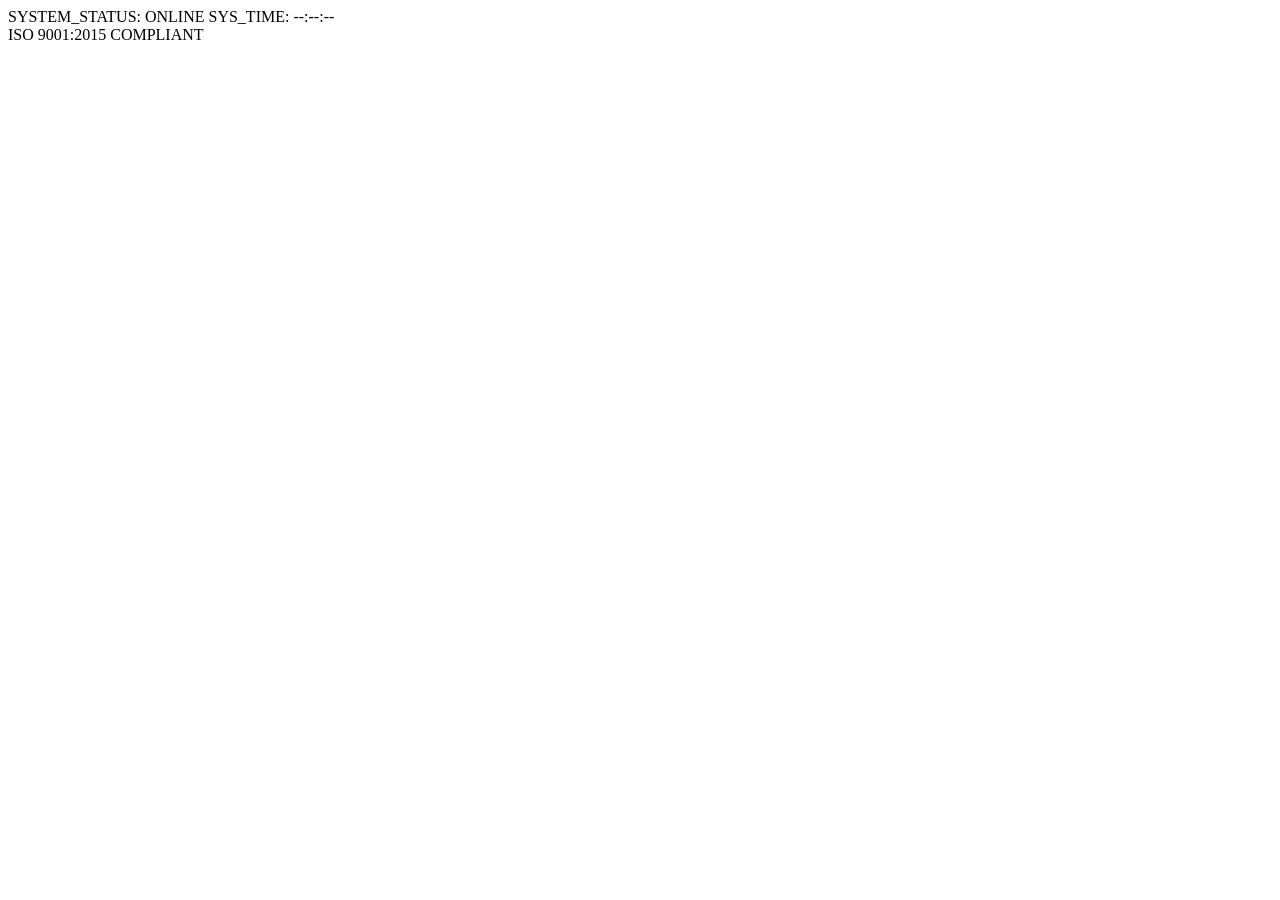
<file: components/telemetry-strip.html>
<!-- ============================================================
  SNIPPET: Telemetry Strip Component
  Usage: Copy-paste into any page's <body> as first element.
  ============================================================ -->
<div class="telemetry-strip" role="complementary" aria-label="System status">
  <div class="telemetry-strip__group">
    <span class="telemetry-item telemetry-item--active">
      <span class="telemetry-dot" aria-hidden="true"></span>
      SYSTEM_STATUS: ONLINE
    </span>
    <span class="telemetry-item">
      SYS_TIME: <span id="telemetry-time">--:--:--</span>
    </span>
  </div>
  <span class="telemetry-item">ISO 9001:2015 COMPLIANT</span>
</div>
</file>
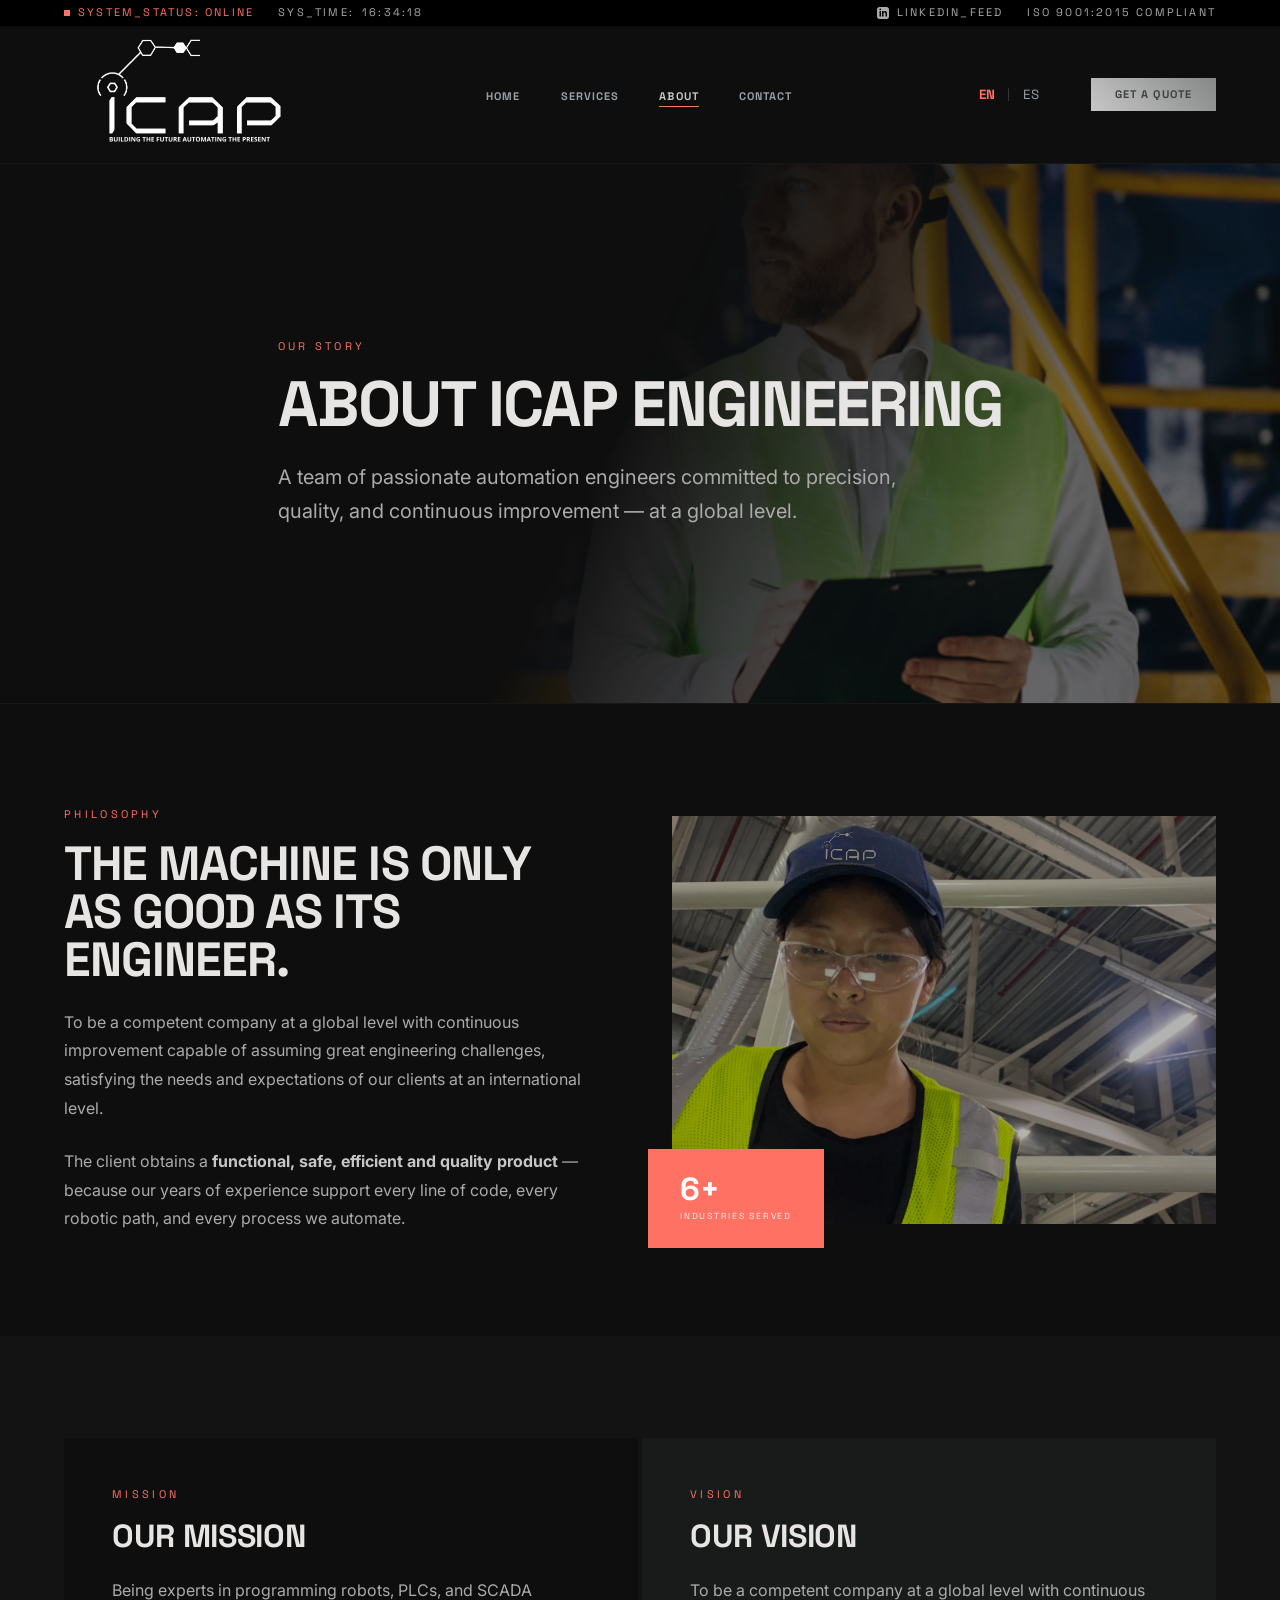
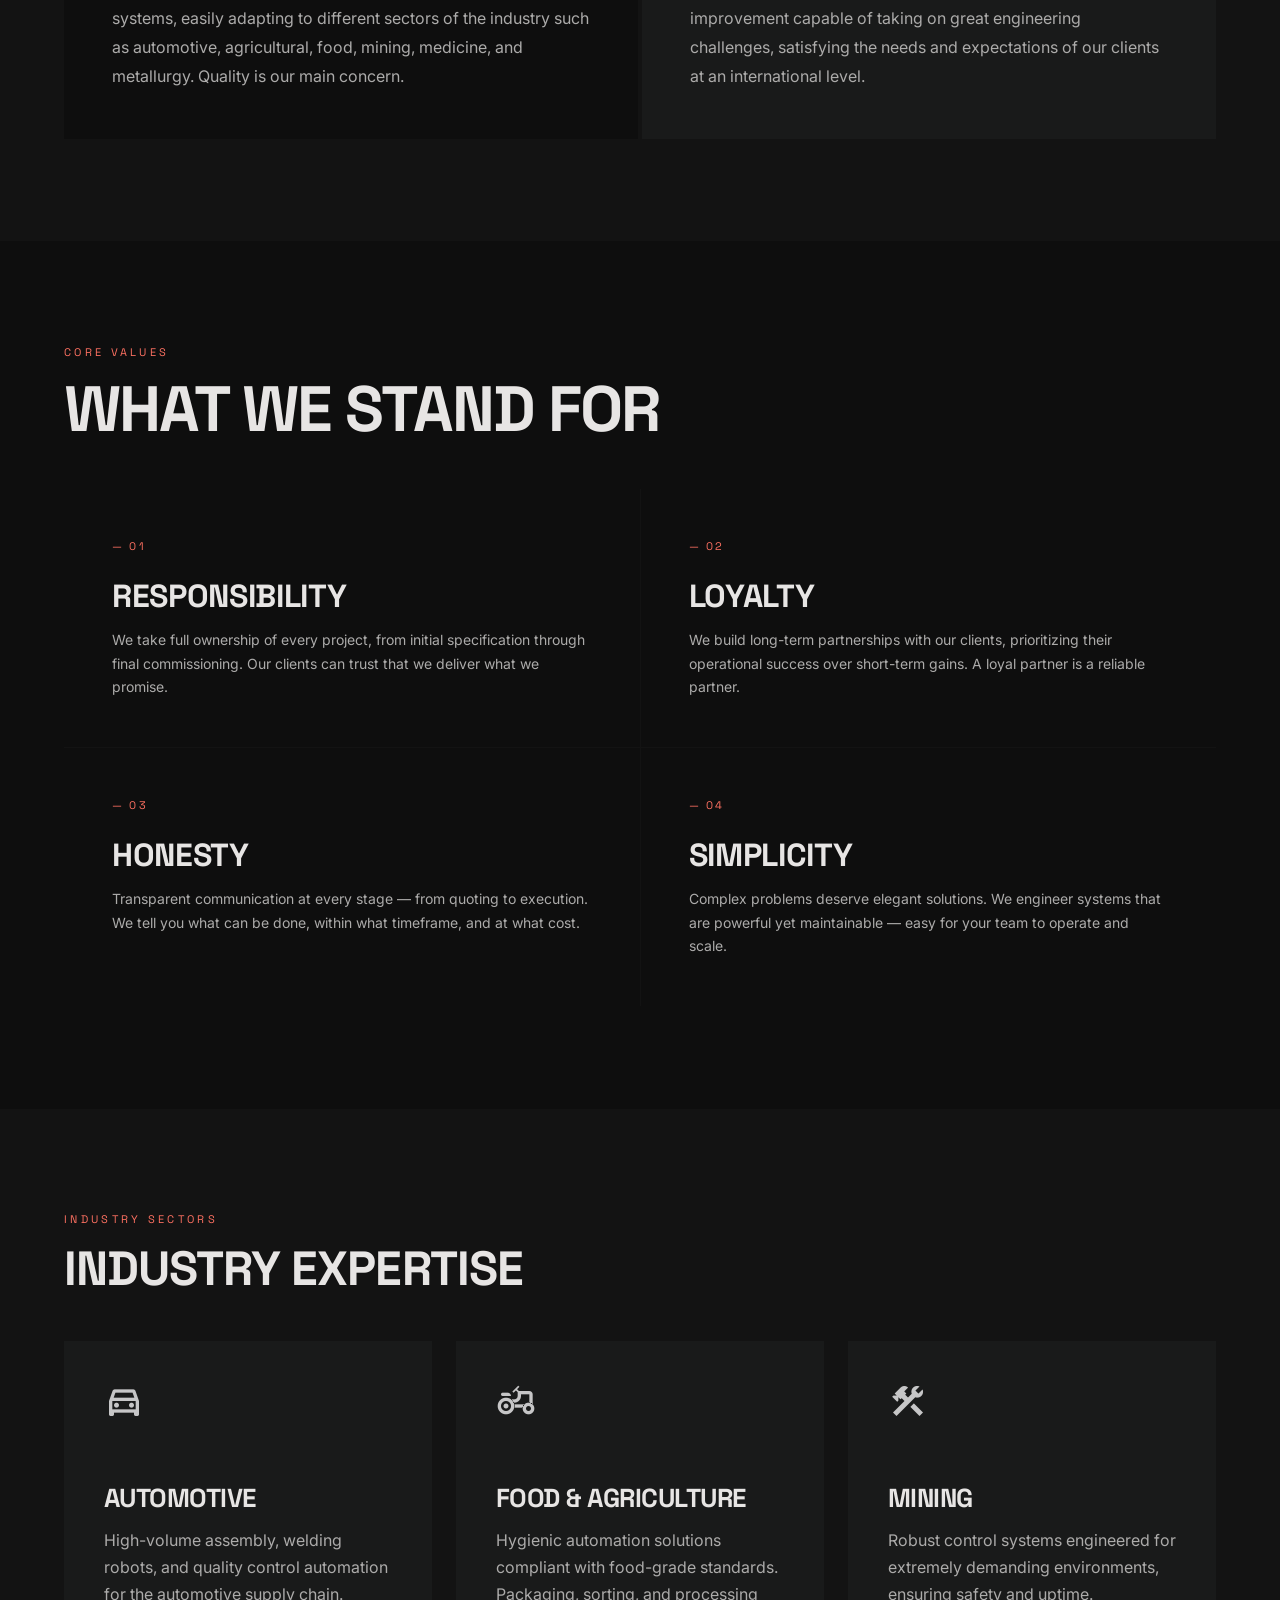
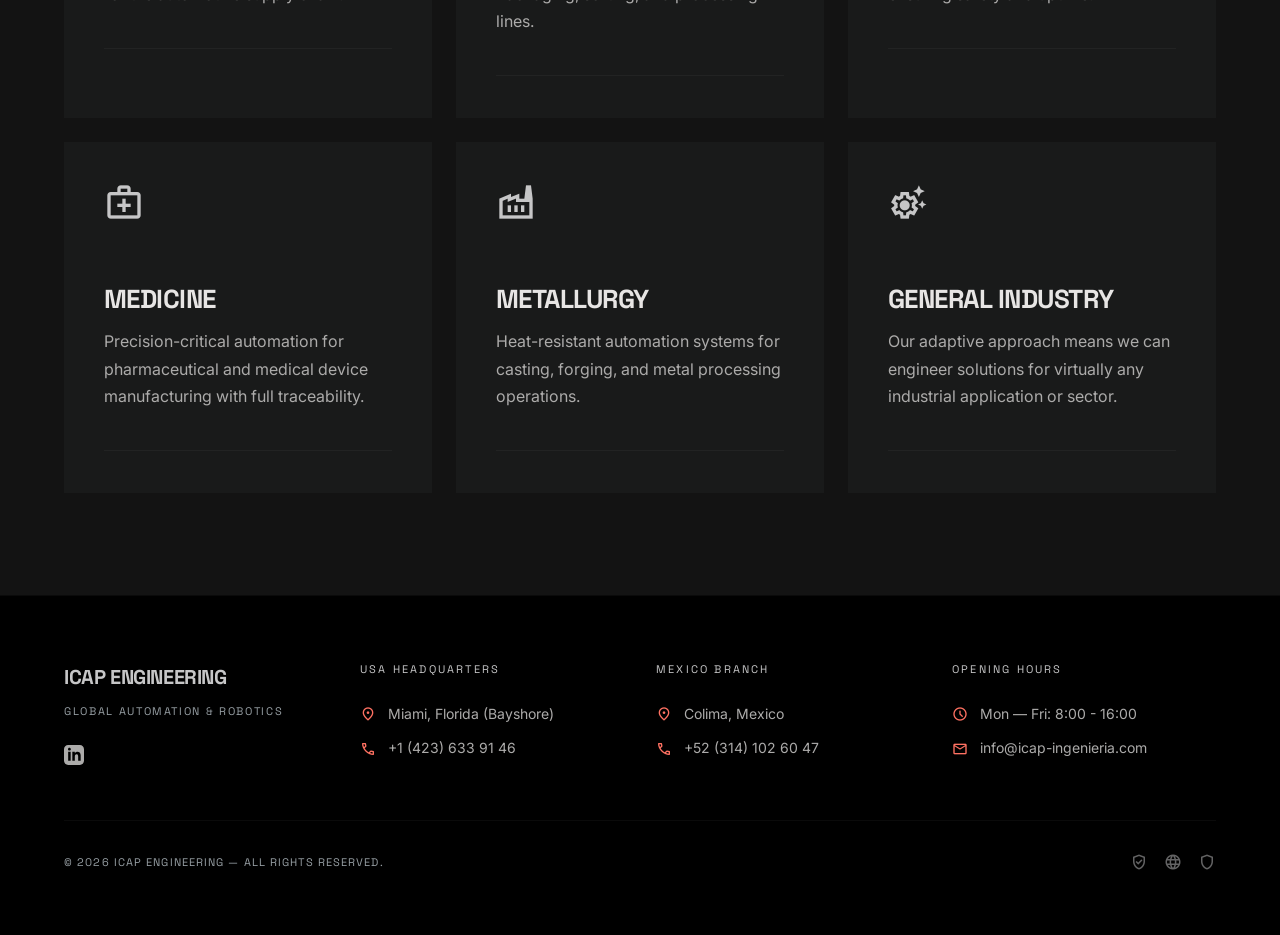
<file: pages/about.html>
<!DOCTYPE html>
<html lang="en">

<head>
  <meta charset="UTF-8" />
  <meta name="viewport" content="width=device-width, initial-scale=1.0" />

  <!-- SEO -->
  <title>About Us | ICAP Engineering — Industrial Automation Company</title>
  <meta name="description"
    content="Learn about ICAP Engineering's mission, vision, and values. We are industrial automation experts specializing in PLC, robotics, and SCADA systems, serving US clients across automotive, food, mining, and medical sectors." />
  <meta name="keywords"
    content="about ICAP Engineering, industrial automation company, PLC experts, robotics engineers, SCADA specialists, USA" />
  <meta name="robots" content="index, follow" />
  <link rel="canonical" href="https://www.icapengineering.com/pages/about.html" />

  <!-- Open Graph -->
  <meta property="og:title" content="About ICAP Engineering" />
  <meta property="og:description" content="Our mission, vision, values and the team behind world-class automation." />
  <meta property="og:type" content="website" />

  <!-- Favicon -->
  <link rel="icon" type="image/svg+xml" href="../assets/images/logo/logo-negro.svg" />
  <link rel="icon" type="image/png" href="../assets/images/logo/logo-negro.svg" />

  <!-- Styles -->
  <link rel="stylesheet" href="../assets/css/main.css" />

  <!-- PWA & Apple App Support -->
  <link rel="manifest" href="../manifest.json" />
  <meta name="apple-mobile-web-app-capable" content="yes" />
  <meta name="apple-mobile-web-app-status-bar-style" content="black-translucent" />
  <meta name="apple-mobile-web-app-title" content="ICAP Eng" />
  <link rel="apple-touch-icon" href="../assets/images/logo/logo-negro.svg" />
</head>

<body>

  <!-- ═══ TELEMETRY STRIP ═══ -->
  <div class="telemetry-strip" role="complementary">
    <div class="telemetry-strip__group">
      <span class="telemetry-item telemetry-item--active">
        <span class="telemetry-dot" aria-hidden="true"></span>
        SYSTEM_STATUS: ONLINE
      </span>
      <span class="telemetry-item">SYS_TIME: <span id="telemetry-time">--:--:--</span></span>
    </div>
    <div class="telemetry-strip__group">
      <a href="https://www.linkedin.com/company/icap-company/" target="_blank" rel="noopener noreferrer"
        class="telemetry-item telemetry-link" aria-label="LinkedIn Profile">
        <svg style="width:12px; height:12px; fill:currentColor;" viewBox="0 0 24 24">
          <path
            d="M19 0h-14c-2.761 0-5 2.239-5 5v14c0 2.761 2.239 5 5 5h14c2.761 0 5-2.239 5-5v-14c0-2.761-2.239-5-5-5zm-11 19h-3v-11h3v11zm-1.5-12.268c-.966 0-1.75-.79-1.75-1.764s.784-1.764 1.75-1.764 1.75.79 1.75 1.764-.783 1.764-1.75 1.764zm13.5 12.268h-3v-5.604c0-3.368-4-3.113-4 0v5.604h-3v-11h3v1.765c1.396-2.586 7-2.777 7 2.476v6.759z" />
        </svg>
        LINKEDIN_FEED
      </a>
      <span class="telemetry-item">ISO 9001:2015 COMPLIANT</span>
    </div>
  </div>

  <!-- ═══ NAVBAR ═══ -->
  <nav class="navbar" role="navigation" aria-label="Main navigation"></nav>

  <header class="page-hero page-hero--about" role="banner">
    <div class="page-hero__inner">
      <span class="section-label reveal">Our Story</span>
      <h1 class="page-hero__title reveal">About ICAP Engineering</h1>
      <p class="page-hero__subtitle reveal">
        A team of passionate automation engineers committed to precision, quality,
        and continuous improvement — at a global level.
      </p>
    </div>
  </header>

  <main>

    <!-- ═══ PHILOSOPHY ═══ -->
    <section class="section" aria-labelledby="philosophy-heading">
      <div class="container">
        <div style="display:grid; grid-template-columns: 1fr 1fr; gap: var(--space-16); align-items:center;">
          <div>
            <span class="section-label reveal">Philosophy</span>
            <h2 id="philosophy-heading" class="reveal"
              style="font-size: var(--text-headline-lg); text-transform:uppercase; letter-spacing:-0.02em; margin-bottom: var(--space-6);">
              The Machine Is Only<br />as Good as Its Engineer.
            </h2>
            <p class="reveal"
              style="color: var(--color-on-surface-variant); line-height:1.8; margin-bottom: var(--space-6);">
              To be a competent company at a global level with continuous improvement capable
              of assuming great engineering challenges, satisfying the needs and expectations
              of our clients at an international level.
            </p>
            <p class="reveal" style="color: var(--color-on-surface-variant); line-height:1.8;">
              The client obtains a <strong style="color: var(--color-primary);">functional, safe, efficient and quality
                product</strong> —
              because our years of experience support every line of code, every robotic path,
              and every process we automate.
            </p>
          </div>
          <div class="reveal" style="position:relative;">
            <!-- Replace with: ../assets/images/about/philosophy.jpg -->
            <img src="../assets/images/our-images/sarai-frente.jpeg" alt="ICAP Engineer Sarai operating a robotic control pendant"
              loading="lazy" style="width:100%; aspect-ratio:4/3; object-fit:cover; filter:brightness(0.7);" />
            <div class="stat-chip"
              style="position:absolute; bottom:-1.5rem; left:-1.5rem; background-color: var(--color-tertiary);">
              <p class="stat-chip__value">6+</p>
              <p class="stat-chip__label">Industries Served</p>
            </div>
          </div>
        </div>
      </div>
    </section>

    <!-- ═══ MISSION & VISION ═══ -->
    <section class="section" style="background-color: var(--color-surface-container-low);"
      aria-labelledby="mvision-heading">
      <div class="container">
        <h2 class="sr-only" id="mvision-heading">Mission and Vision</h2>
        <div
          style="display:grid; grid-template-columns: 1fr 1fr; gap: var(--space-1); background-color: var(--color-surface-container-low);">

          <!-- Mission -->
          <div class="reveal" style="background-color: var(--color-surface); padding: var(--space-12);">
            <span class="section-label">Mission</span>
            <h3
              style="font-size: var(--text-headline-md); text-transform:uppercase; letter-spacing:-0.01em; margin-bottom: var(--space-6);">
              Our Mission
            </h3>
            <p style="color: var(--color-on-surface-variant); line-height:1.8;">
              Being experts in programming robots, PLCs, and SCADA systems, easily adapting
              to different sectors of the industry such as automotive, agricultural, food,
              mining, medicine, and metallurgy. Quality is our main concern.
            </p>
          </div>

          <!-- Vision -->
          <div class="reveal" style="background-color: var(--color-surface-container); padding: var(--space-12);">
            <span class="section-label">Vision</span>
            <h3
              style="font-size: var(--text-headline-md); text-transform:uppercase; letter-spacing:-0.01em; margin-bottom: var(--space-6);">
              Our Vision
            </h3>
            <p style="color: var(--color-on-surface-variant); line-height:1.8;">
              To be a competent company at a global level with continuous improvement
              capable of taking on great engineering challenges, satisfying the needs
              and expectations of our clients at an international level.
            </p>
          </div>

        </div>
      </div>
    </section>

    <!-- ═══ VALUES ═══ -->
    <section class="section" aria-labelledby="values-heading">
      <div class="container">
        <span class="section-label reveal">Core Values</span>
        <h2 id="values-heading" class="reveal"
          style="font-size: var(--text-display-md); text-transform:uppercase; letter-spacing:-0.03em; margin-bottom: var(--space-12);">
          What We Stand For
        </h2>
        <div class="values-grid">
          <div class="value-item reveal">
            <p class="value-item__number">— 01</p>
            <h3 class="value-item__title">Responsibility</h3>
            <p class="value-item__text">
              We take full ownership of every project, from initial specification through
              final commissioning. Our clients can trust that we deliver what we promise.
            </p>
          </div>
          <div class="value-item reveal">
            <p class="value-item__number">— 02</p>
            <h3 class="value-item__title">Loyalty</h3>
            <p class="value-item__text">
              We build long-term partnerships with our clients, prioritizing their
              operational success over short-term gains. A loyal partner is a reliable partner.
            </p>
          </div>
          <div class="value-item reveal">
            <p class="value-item__number">— 03</p>
            <h3 class="value-item__title">Honesty</h3>
            <p class="value-item__text">
              Transparent communication at every stage — from quoting to execution.
              We tell you what can be done, within what timeframe, and at what cost.
            </p>
          </div>
          <div class="value-item reveal">
            <p class="value-item__number">— 04</p>
            <h3 class="value-item__title">Simplicity</h3>
            <p class="value-item__text">
              Complex problems deserve elegant solutions. We engineer systems that are
              powerful yet maintainable — easy for your team to operate and scale.
            </p>
          </div>
        </div>
      </div>
    </section>

    <!-- ═══ SECTORS SERVED ═══ -->
    <section class="section" style="background-color: var(--color-surface-container-low);"
      aria-labelledby="sectors-heading">
      <div class="container">
        <span class="section-label reveal">Industry Sectors</span>
        <h2 id="sectors-heading" class="reveal"
          style="font-size: var(--text-headline-lg); text-transform:uppercase; letter-spacing:-0.02em; margin-bottom: var(--space-12);">
          Industry Expertise
        </h2>
        <div class="grid grid-3 reveal">
          <div class="card" aria-label="Automotive sector">
            <div class="card__header">
              <span class="material-symbols-outlined card__icon" aria-hidden="true">directions_car</span>
            </div>
            <h3 class="card__title">Automotive</h3>
            <p class="card__body">High-volume assembly, welding robots, and quality control automation for the
              automotive supply chain.</p>
            <div class="card__divider">
              <div class="card__divider-fill"></div>
            </div>
          </div>
          <div class="card" aria-label="Food and agriculture sector">
            <div class="card__header">
              <span class="material-symbols-outlined card__icon" aria-hidden="true">agriculture</span>
            </div>
            <h3 class="card__title">Food &amp; Agriculture</h3>
            <p class="card__body">Hygienic automation solutions compliant with food-grade standards. Packaging, sorting,
              and processing lines.</p>
            <div class="card__divider">
              <div class="card__divider-fill"></div>
            </div>
          </div>
          <div class="card" aria-label="Mining sector">
            <div class="card__header">
              <span class="material-symbols-outlined card__icon" aria-hidden="true">construction</span>
            </div>
            <h3 class="card__title">Mining</h3>
            <p class="card__body">Robust control systems engineered for extremely demanding environments, ensuring
              safety and uptime.</p>
            <div class="card__divider">
              <div class="card__divider-fill"></div>
            </div>
          </div>
          <div class="card" aria-label="Medicine sector">
            <div class="card__header">
              <span class="material-symbols-outlined card__icon" aria-hidden="true">medical_services</span>
            </div>
            <h3 class="card__title">Medicine</h3>
            <p class="card__body">Precision-critical automation for pharmaceutical and medical device manufacturing with
              full traceability.</p>
            <div class="card__divider">
              <div class="card__divider-fill"></div>
            </div>
          </div>
          <div class="card" aria-label="Metallurgy sector">
            <div class="card__header">
              <span class="material-symbols-outlined card__icon" aria-hidden="true">factory</span>
            </div>
            <h3 class="card__title">Metallurgy</h3>
            <p class="card__body">Heat-resistant automation systems for casting, forging, and metal processing
              operations.</p>
            <div class="card__divider">
              <div class="card__divider-fill"></div>
            </div>
          </div>
          <div class="card" aria-label="General industrial sector">
            <div class="card__header">
              <span class="material-symbols-outlined card__icon" aria-hidden="true">settings_suggest</span>
            </div>
            <h3 class="card__title">General Industry</h3>
            <p class="card__body">Our adaptive approach means we can engineer solutions for virtually any industrial
              application or sector.</p>
            <div class="card__divider">
              <div class="card__divider-fill"></div>
            </div>
          </div>
        </div>
      </div>
    </section>

  </main>

  <!-- ═══ FOOTER ═══ -->
  <footer class="footer" role="contentinfo"></footer>

  <script src="../assets/js/shared-layout.js"></script>
  <script src="../assets/js/visual-effects.js"></script>
</body>

</html>
</file>
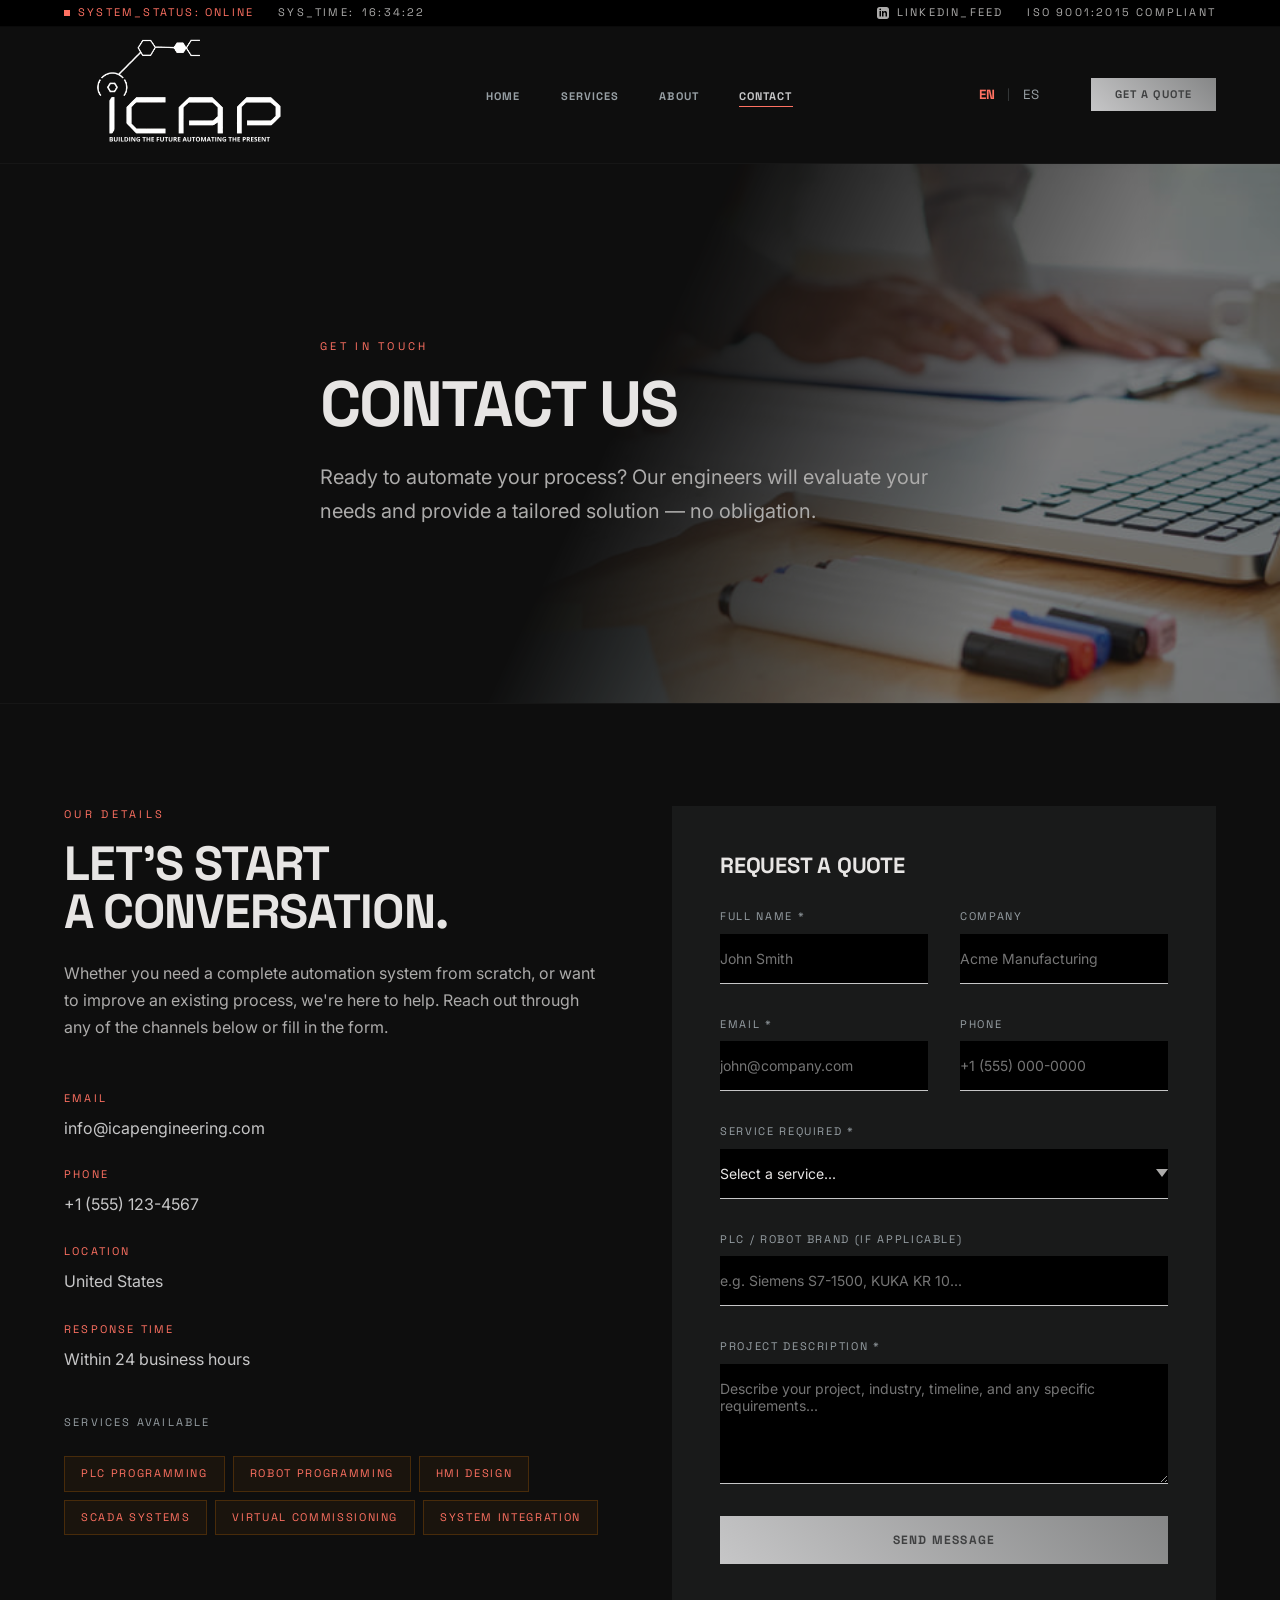
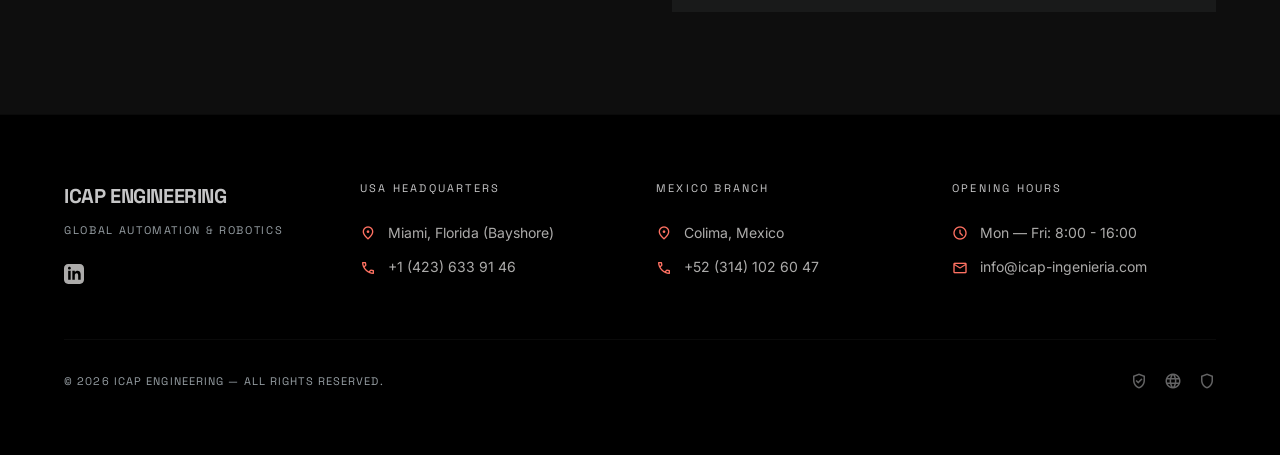
<file: pages/contact.html>
<!DOCTYPE html>
<html lang="en">

<head>
  <meta charset="UTF-8" />
  <meta name="viewport" content="width=device-width, initial-scale=1.0" />

  <!-- SEO -->
  <title>Contact Us | ICAP Engineering — Get a Free Industrial Automation Quote</title>
  <meta name="description"
    content="Contact ICAP Engineering to discuss your PLC programming, robot programming, or SCADA/HMI project. Get a free quote from our industrial automation experts serving clients across the USA." />
  <meta name="keywords"
    content="contact ICAP Engineering, industrial automation quote, PLC programming quote, robot programming consultation, SCADA HMI quote USA" />
  <meta name="robots" content="index, follow" />
  <link rel="canonical" href="https://www.icapengineering.com/pages/contact.html" />

  <!-- Open Graph -->
  <meta property="og:title" content="Contact ICAP Engineering" />
  <meta property="og:description" content="Get a free quote for your automation project." />
  <meta property="og:type" content="website" />

  <!-- Favicon -->
  <link rel="icon" type="image/svg+xml" href="../assets/images/logo/logo-negro.svg" />
  <link rel="icon" type="image/png" href="../assets/images/logo/logo-negro.svg" />

  <!-- Styles -->
  <link rel="stylesheet" href="../assets/css/main.css" />

  <!-- PWA & Apple App Support -->
  <link rel="manifest" href="../manifest.json" />
  <meta name="apple-mobile-web-app-capable" content="yes" />
  <meta name="apple-mobile-web-app-status-bar-style" content="black-translucent" />
  <meta name="apple-mobile-web-app-title" content="ICAP Eng" />
  <link rel="apple-touch-icon" href="../assets/images/logo/logo-negro.svg" />
</head>

<body>

  <!-- ═══ TELEMETRY STRIP ═══ -->
  <div class="telemetry-strip" role="complementary">
    <div class="telemetry-strip__group">
      <span class="telemetry-item telemetry-item--active">
        <span class="telemetry-dot" aria-hidden="true"></span>
        SYSTEM_STATUS: ONLINE
      </span>
      <span class="telemetry-item">SYS_TIME: <span id="telemetry-time">--:--:--</span></span>
    </div>
    <div class="telemetry-strip__group">
      <a href="https://www.linkedin.com/company/icap-company/" target="_blank" rel="noopener noreferrer"
        class="telemetry-item telemetry-link" aria-label="LinkedIn Profile">
        <svg style="width:12px; height:12px; fill:currentColor;" viewBox="0 0 24 24">
          <path
            d="M19 0h-14c-2.761 0-5 2.239-5 5v14c0 2.761 2.239 5 5 5h14c2.761 0 5-2.239 5-5v-14c0-2.761-2.239-5-5-5zm-11 19h-3v-11h3v11zm-1.5-12.268c-.966 0-1.75-.79-1.75-1.764s.784-1.764 1.75-1.764 1.75.79 1.75 1.764-.783 1.764-1.75 1.764zm13.5 12.268h-3v-5.604c0-3.368-4-3.113-4 0v5.604h-3v-11h3v1.765c1.396-2.586 7-2.777 7 2.476v6.759z" />
        </svg>
        LINKEDIN_FEED
      </a>
      <span class="telemetry-item">ISO 9001:2015 COMPLIANT</span>
    </div>
  </div>

  <!-- ═══ NAVBAR ═══ -->
  <nav class="navbar" role="navigation" aria-label="Main navigation"></nav>

  <header class="page-hero page-hero--contact" role="banner">
    <div class="page-hero__inner">
      <span class="section-label reveal">Get In Touch</span>
      <h1 class="page-hero__title reveal">Contact Us</h1>
      <p class="page-hero__subtitle reveal">
        Ready to automate your process? Our engineers will evaluate your needs
        and provide a tailored solution — no obligation.
      </p>
    </div>
  </header>

  <main>
    <section class="section" aria-labelledby="contact-main-heading">
      <div class="container">
        <h2 class="sr-only" id="contact-main-heading">Contact Form and Information</h2>
        <div class="contact-grid">

          <!-- Contact Information -->
          <div>
            <span class="section-label reveal">Our Details</span>
            <h2 class="contact-info__title reveal">Let's Start<br />a Conversation.</h2>
            <p class="contact-info__text reveal">
              Whether you need a complete automation system from scratch, or want to improve
              an existing process, we're here to help. Reach out through any of the channels below
              or fill in the form.
            </p>

            <div class="contact-detail reveal">
              <p class="contact-detail__label">Email</p>
              <a href="mailto:info@icapengineering.com" class="contact-detail__value">
                info@icapengineering.com
              </a>
            </div>

            <div class="contact-detail reveal">
              <p class="contact-detail__label">Phone</p>
              <a href="tel:+15551234567" class="contact-detail__value">
                +1 (555) 123-4567
              </a>
            </div>

            <div class="contact-detail reveal">
              <p class="contact-detail__label">Location</p>
              <p class="contact-detail__value">United States</p>
            </div>

            <div class="contact-detail reveal">
              <p class="contact-detail__label">Response Time</p>
              <p class="contact-detail__value">Within 24 business hours</p>
            </div>

            <!-- Mini service list -->
            <div style="margin-top: var(--space-10);" class="reveal">
              <p
                style="font-family: var(--font-label); font-size: var(--text-label-sm); text-transform:uppercase; letter-spacing:0.2em; color: var(--color-secondary); margin-bottom: var(--space-4);">
                Services Available
              </p>
              <div class="tech-badges">
                <span class="tech-badge">PLC Programming</span>
                <span class="tech-badge">Robot Programming</span>
                <span class="tech-badge">HMI Design</span>
                <span class="tech-badge">SCADA Systems</span>
                <span class="tech-badge">Virtual Commissioning</span>
                <span class="tech-badge">System Integration</span>
              </div>
            </div>
          </div>

          <!-- Contact Form -->
          <div class="form-card reveal" role="region" aria-label="Contact form">
            <h2 class="form-title">Request a Quote</h2>
            <form id="contact-form" novalidate>
              <div class="form-grid">

                <div class="form-grid form-grid-2">
                  <div class="form-group">
                    <label for="contact-name" class="form-label">Full Name <span aria-label="required">*</span></label>
                    <input type="text" id="contact-name" name="name" class="form-input" placeholder="John Smith"
                      required autocomplete="name" />
                  </div>
                  <div class="form-group">
                    <label for="contact-company" class="form-label">Company</label>
                    <input type="text" id="contact-company" name="company" class="form-input"
                      placeholder="Acme Manufacturing" autocomplete="organization" />
                  </div>
                </div>

                <div class="form-grid form-grid-2">
                  <div class="form-group">
                    <label for="contact-email" class="form-label">Email <span aria-label="required">*</span></label>
                    <input type="email" id="contact-email" name="email" class="form-input"
                      placeholder="john@company.com" required autocomplete="email" />
                  </div>
                  <div class="form-group">
                    <label for="contact-phone" class="form-label">Phone</label>
                    <input type="tel" id="contact-phone" name="phone" class="form-input" placeholder="+1 (555) 000-0000"
                      autocomplete="tel" />
                  </div>
                </div>

                <div class="form-group">
                  <label for="contact-service" class="form-label">Service Required <span
                      aria-label="required">*</span></label>
                  <select id="contact-service" name="service" class="form-select" required>
                    <option value="" disabled selected>Select a service...</option>
                    <option value="plc">PLC Programming</option>
                    <option value="robot">Robot Programming</option>
                    <option value="hmi">HMI Design</option>
                    <option value="scada">SCADA Systems</option>
                    <option value="integration">System Integration</option>
                    <option value="other">Other / Multiple Services</option>
                  </select>
                </div>

                <div class="form-group">
                  <label for="contact-plc" class="form-label">PLC / Robot Brand (if applicable)</label>
                  <input type="text" id="contact-plc" name="plc_brand" class="form-input"
                    placeholder="e.g. Siemens S7-1500, KUKA KR 10..." />
                </div>

                <div class="form-group">
                  <label for="contact-message" class="form-label">Project Description <span
                      aria-label="required">*</span></label>
                  <textarea id="contact-message" name="message" class="form-textarea"
                    placeholder="Describe your project, industry, timeline, and any specific requirements..." required
                    rows="5"></textarea>
                </div>

                <button type="submit" class="btn btn--primary" id="contact-submit"
                  style="width:100%; justify-content:center; padding-block: var(--space-4);">
                  Send Message
                </button>

              </div>
            </form>
          </div>

        </div>
      </div>
    </section>
  </main>

  <!-- ═══ FOOTER ═══ -->
  <footer class="footer" role="contentinfo"></footer>

  <script src="../assets/js/shared-layout.js"></script>
  <script src="../assets/js/visual-effects.js"></script>
</body>

</html>
</file>
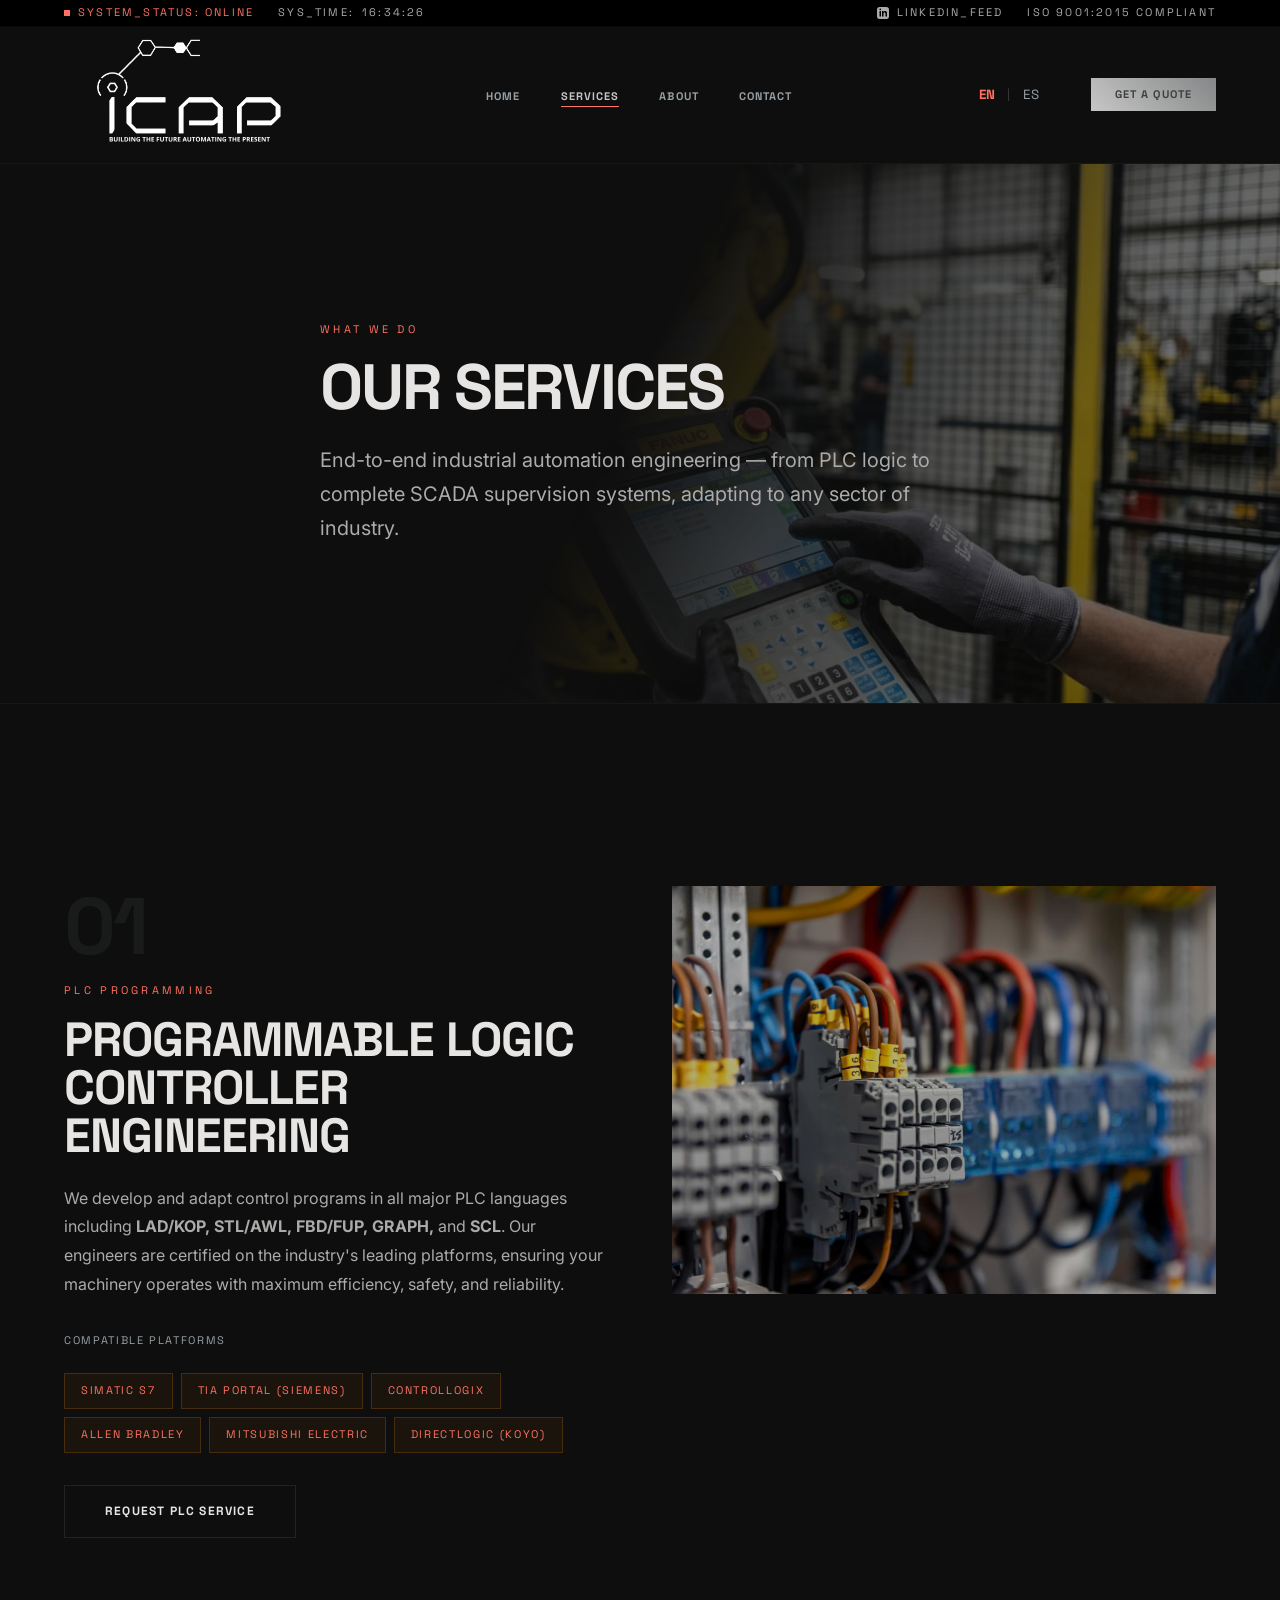
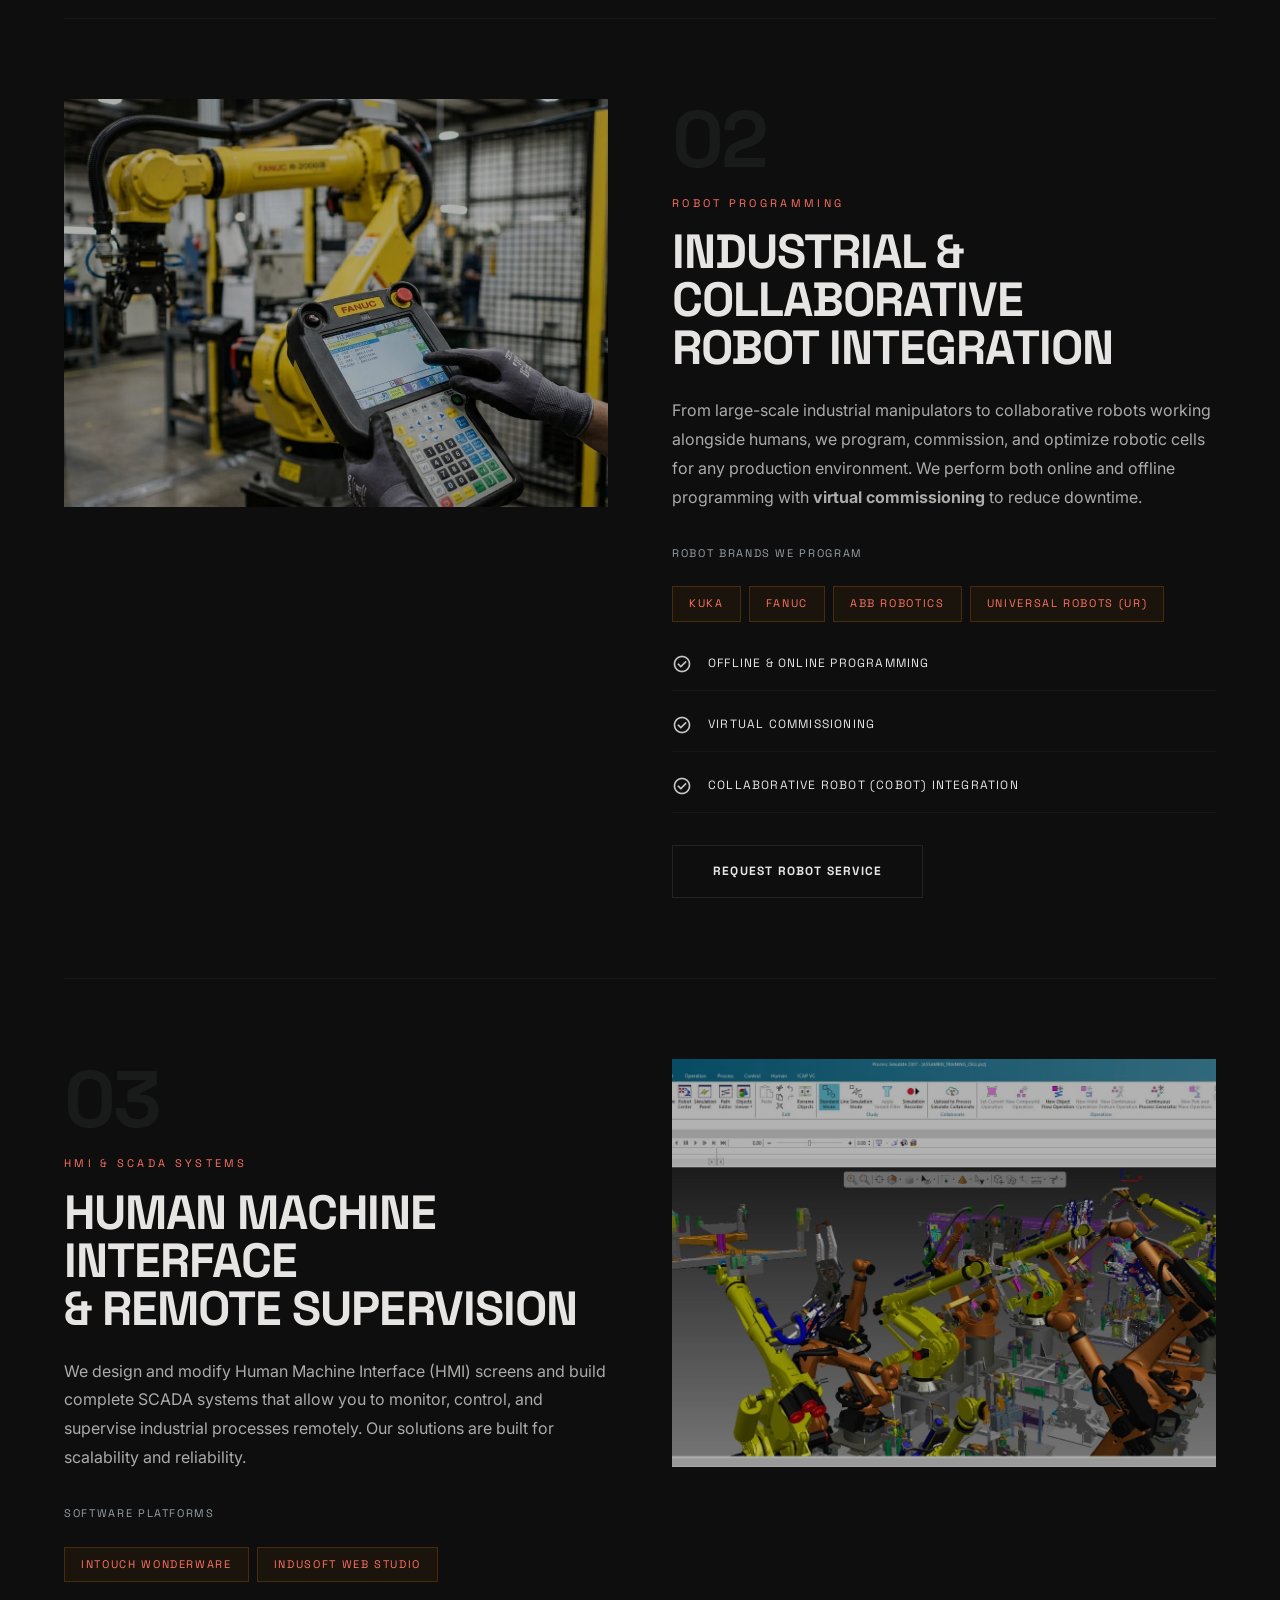
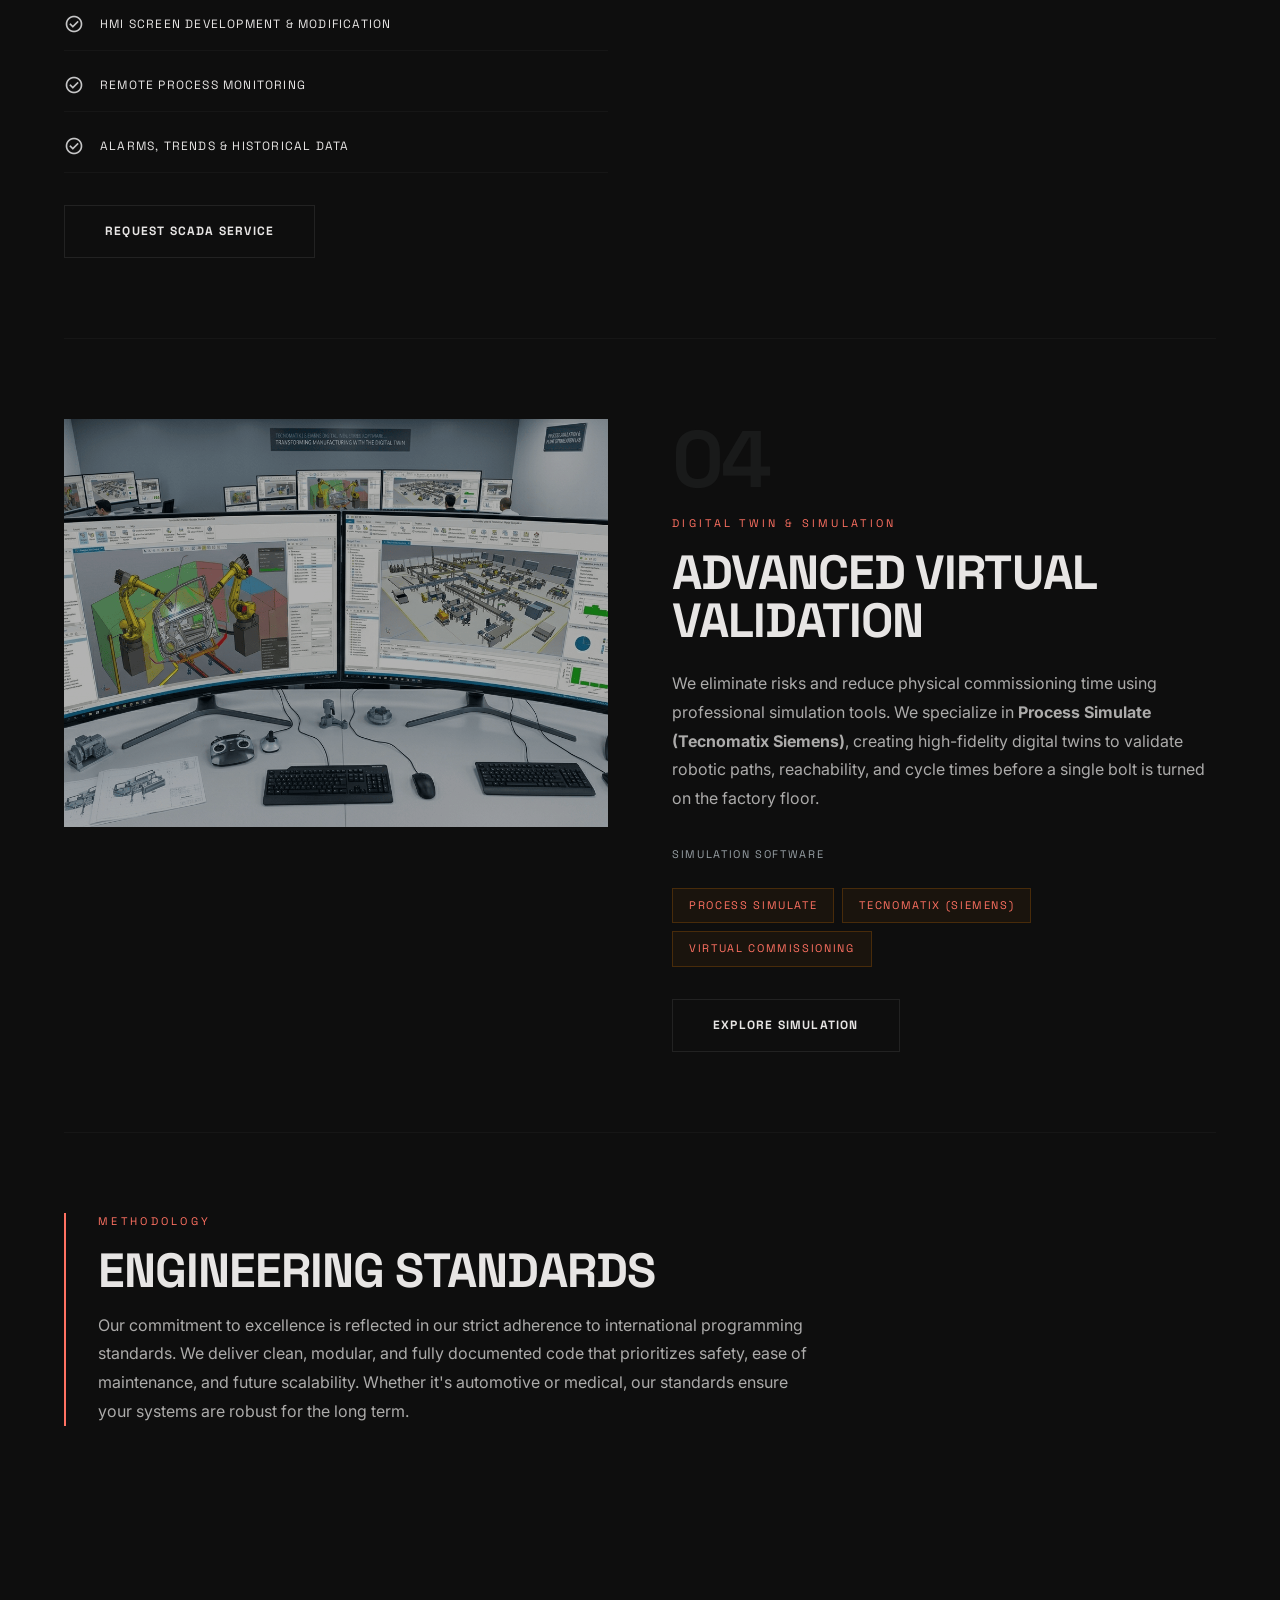
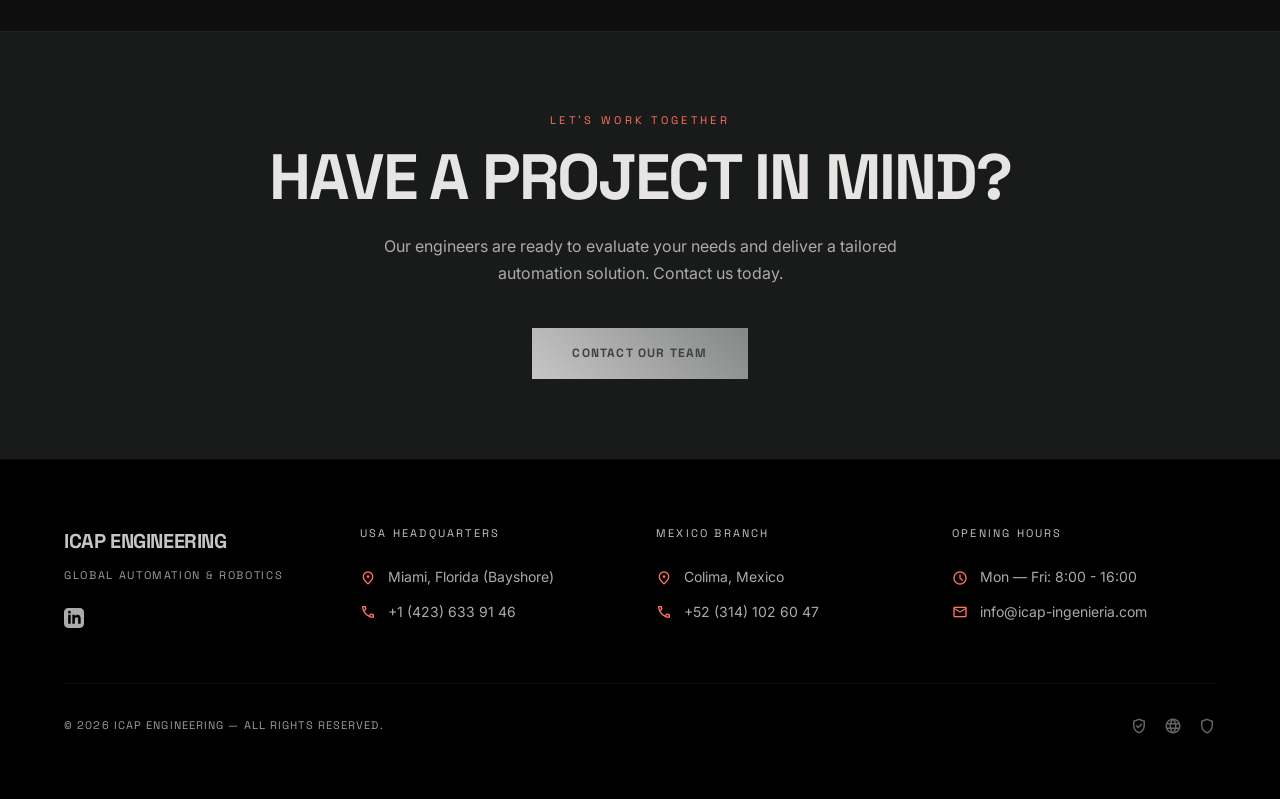
<file: pages/services.html>
<!DOCTYPE html>
<html lang="en">

<head>
  <meta charset="UTF-8" />
  <meta name="viewport" content="width=device-width, initial-scale=1.0" />

  <!-- SEO -->
  <title>Services | ICAP Engineering — PLC, Robotics & SCADA Systems</title>
  <meta name="description"
    content="ICAP Engineering offers expert PLC programming (Siemens, Allen-Bradley), industrial robot programming (KUKA, FANUC, Universal Robots), and SCADA/HMI design with Intouch Wonderware and Indusoft." />
  <meta name="keywords"
    content="PLC programming services, robot programming KUKA FANUC UR, SCADA HMI design, TIA Portal Siemens, ControlLogix Allen Bradley, industrial automation USA" />
  <meta name="robots" content="index, follow" />
  <link rel="canonical" href="https://www.icapengineering.com/pages/services.html" />

  <!-- Open Graph -->
  <meta property="og:title" content="Services | ICAP Engineering" />
  <meta property="og:description" content="PLC, robot, and SCADA automation services." />
  <meta property="og:type" content="website" />
  <meta property="og:url" content="https://www.icapengineering.com/pages/services.html" />

  <!-- Favicon -->
  <link rel="icon" type="image/svg+xml" href="../assets/images/logo/logo-negro.svg" />
  <link rel="icon" type="image/png" href="../assets/images/logo/logo-negro.svg" />

  <!-- Styles -->
  <link rel="stylesheet" href="../assets/css/main.css" />

  <!-- PWA & Apple App Support -->
  <link rel="manifest" href="../manifest.json" />
  <meta name="apple-mobile-web-app-capable" content="yes" />
  <meta name="apple-mobile-web-app-status-bar-style" content="black-translucent" />
  <meta name="apple-mobile-web-app-title" content="ICAP Eng" />
  <link rel="apple-touch-icon" href="../assets/images/logo/logo-negro.svg" />

  <!-- Structured Data -->
  <script type="application/ld+json">
  {
    "@context": "https://schema.org",
    "@type": "Service",
    "name": "Industrial Automation Services",
    "provider": { "@type": "Organization", "name": "ICAP Engineering" },
    "serviceType": ["PLC Programming", "Robot Programming", "SCADA Systems", "HMI Design"],
    "areaServed": "US"
  }
  </script>
</head>

<body>

  <!-- ═══ TELEMETRY STRIP ═══ -->
  <div class="telemetry-strip" role="complementary">
    <div class="telemetry-strip__group">
      <span class="telemetry-item telemetry-item--active">
        <span class="telemetry-dot" aria-hidden="true"></span>
        SYSTEM_STATUS: ONLINE
      </span>
      <span class="telemetry-item">SYS_TIME: <span id="telemetry-time">--:--:--</span></span>
    </div>
    <div class="telemetry-strip__group">
      <a href="https://www.linkedin.com/company/icap-company/" target="_blank" rel="noopener noreferrer"
        class="telemetry-item telemetry-link" aria-label="LinkedIn Profile">
        <svg style="width:12px; height:12px; fill:currentColor;" viewBox="0 0 24 24">
          <path
            d="M19 0h-14c-2.761 0-5 2.239-5 5v14c0 2.761 2.239 5 5 5h14c2.761 0 5-2.239 5-5v-14c0-2.761-2.239-5-5-5zm-11 19h-3v-11h3v11zm-1.5-12.268c-.966 0-1.75-.79-1.75-1.764s.784-1.764 1.75-1.764 1.75.79 1.75 1.764-.783 1.764-1.75 1.764zm13.5 12.268h-3v-5.604c0-3.368-4-3.113-4 0v5.604h-3v-11h3v1.765c1.396-2.586 7-2.777 7 2.476v6.759z" />
        </svg>
        LINKEDIN_FEED
      </a>
      <span class="telemetry-item">ISO 9001:2015 COMPLIANT</span>
    </div>
  </div>

  <!-- ═══ NAVBAR ═══ -->
  <nav class="navbar" role="navigation" aria-label="Main navigation"></nav>

  <header class="page-hero page-hero--services" role="banner">
    <div class="page-hero__inner">
      <span class="section-label reveal">What We Do</span>
      <h1 class="page-hero__title reveal">Our Services</h1>
      <p class="page-hero__subtitle reveal">
        End-to-end industrial automation engineering — from PLC logic to complete
        SCADA supervision systems, adapting to any sector of industry.
      </p>
    </div>
  </header>

  <!-- ═══ SERVICES ═══ -->
  <main>
    <section class="section" aria-labelledby="services-main-heading">
      <div class="container">
        <h2 class="sr-only" id="services-main-heading">Service Details</h2>

        <!-- Service 01: PLC Programming -->
        <article class="service-detail reveal" aria-labelledby="svc-plc">
          <div>
            <p class="service-detail__number" aria-hidden="true">01</p>
            <span class="section-label">PLC Programming</span>
            <h3 class="service-detail__title" id="svc-plc">
              Programmable Logic<br />Controller Engineering
            </h3>
            <p class="service-detail__text">
              We develop and adapt control programs in all major PLC languages including
              <strong>LAD/KOP, STL/AWL, FBD/FUP, GRAPH,</strong> and <strong>SCL</strong>.
              Our engineers are certified on the industry's leading platforms, ensuring your
              machinery operates with maximum efficiency, safety, and reliability.
            </p>
            <div class="service-detail__brands">
              <p class="service-detail__brands-label">Compatible Platforms</p>
              <div class="tech-badges">
                <span class="tech-badge">SIMATIC S7</span>
                <span class="tech-badge">TIA Portal (Siemens)</span>
                <span class="tech-badge">ControlLogix</span>
                <span class="tech-badge">Allen Bradley</span>
                <span class="tech-badge">Mitsubishi Electric</span>
                <span class="tech-badge">DirectLOGIC (Koyo)</span>
              </div>
            </div>
            <a href="contact.html" class="btn btn--secondary">Request PLC Service</a>
          </div>
          <div class="service-detail__visual">
            <!-- Replace with: ../assets/images/services/plc-programming.jpg -->
            <img src="../assets/images/services/plc-panel.jpg" alt="Siemens PLC control panel in an industrial setting"
              loading="lazy" />
          </div>
        </article>

        <!-- Service 02: Robot Programming -->
        <article class="service-detail service-detail--reverse reveal" aria-labelledby="svc-robot">
          <div>
            <p class="service-detail__number" aria-hidden="true">02</p>
            <span class="section-label">Robot Programming</span>
            <h3 class="service-detail__title" id="svc-robot">
              Industrial &amp; Collaborative<br />Robot Integration
            </h3>
            <p class="service-detail__text">
              From large-scale industrial manipulators to collaborative robots working
              alongside humans, we program, commission, and optimize robotic cells for any
              production environment. We perform both online and offline programming with
              <strong>virtual commissioning</strong> to reduce downtime.
            </p>
            <div class="service-detail__brands">
              <p class="service-detail__brands-label">Robot Brands We Program</p>
              <div class="tech-badges">
                <span class="tech-badge">KUKA</span>
                <span class="tech-badge">FANUC</span>
                <span class="tech-badge">ABB Robotics</span>
                <span class="tech-badge">Universal Robots (UR)</span>
              </div>
            </div>
            <ul class="checklist" style="margin-bottom: 2rem;">
              <li class="checklist__item">
                <span class="material-symbols-outlined" aria-hidden="true">check_circle</span>
                <span class="checklist__text">Offline &amp; Online programming</span>
              </li>
              <li class="checklist__item">
                <span class="material-symbols-outlined" aria-hidden="true">check_circle</span>
                <span class="checklist__text">Virtual commissioning</span>
              </li>
              <li class="checklist__item">
                <span class="material-symbols-outlined" aria-hidden="true">check_circle</span>
                <span class="checklist__text">Collaborative robot (cobot) integration</span>
              </li>
            </ul>
            <a href="contact.html" class="btn btn--secondary">Request Robot Service</a>
          </div>
          <div class="service-detail__visual">
            <img src="../assets/images/services/robot-arm.jpg"
              alt="KUKA robotic arm in an automotive manufacturing line" loading="lazy" />
          </div>
        </article>

        <!-- Service 03: HMI & SCADA -->
        <article class="service-detail reveal" aria-labelledby="svc-scada">
          <div>
            <p class="service-detail__number" aria-hidden="true">03</p>
            <span class="section-label">HMI &amp; SCADA Systems</span>
            <h3 class="service-detail__title" id="svc-scada">
              Human Machine Interface<br />&amp; Remote Supervision
            </h3>
            <p class="service-detail__text">
              We design and modify Human Machine Interface (HMI) screens and build complete
              SCADA systems that allow you to monitor, control, and supervise industrial processes
              remotely. Our solutions are built for scalability and reliability.
            </p>
            <div class="service-detail__brands">
              <p class="service-detail__brands-label">Software Platforms</p>
              <div class="tech-badges">
                <span class="tech-badge">Intouch Wonderware</span>
                <span class="tech-badge">Indusoft Web Studio</span>
              </div>
            </div>
            <ul class="checklist" style="margin-bottom: 2rem;">
              <li class="checklist__item">
                <span class="material-symbols-outlined" aria-hidden="true">check_circle</span>
                <span class="checklist__text">HMI Screen development &amp; modification</span>
              </li>
              <li class="checklist__item">
                <span class="material-symbols-outlined" aria-hidden="true">check_circle</span>
                <span class="checklist__text">Remote process monitoring</span>
              </li>
              <li class="checklist__item">
                <span class="material-symbols-outlined" aria-hidden="true">check_circle</span>
                <span class="checklist__text">Alarms, trends &amp; historical data</span>
              </li>
            </ul>
            <a href="contact.html" class="btn btn--secondary">Request SCADA Service</a>
          </div>
          <div class="service-detail__visual">
            <img src="../assets/images/services/scada-screen.jpg"
              alt="SCADA interface showing industrial process monitoring dashboard" loading="lazy" />
          </div>
        </article>

        <!-- Service 04: Process Simulation -->
        <article class="service-detail service-detail--reverse reveal" aria-labelledby="svc-sim">
          <div>
            <p class="service-detail__number" aria-hidden="true">04</p>
            <span class="section-label">Digital Twin &amp; Simulation</span>
            <h3 class="service-detail__title" id="svc-sim">
              Advanced Virtual<br />Validation
            </h3>
            <p class="service-detail__text">
              We eliminate risks and reduce physical commissioning time using professional
              simulation tools. We specialize in <strong>Process Simulate (Tecnomatix Siemens)</strong>,
              creating high-fidelity digital twins to validate robotic paths, reachability, and
              cycle times before a single bolt is turned on the factory floor.
            </p>
            <div class="service-detail__brands">
              <p class="service-detail__brands-label">Simulation Software</p>
              <div class="tech-badges">
                <span class="tech-badge">Process Simulate</span>
                <span class="tech-badge">Tecnomatix (Siemens)</span>
                <span class="tech-badge">Virtual Commissioning</span>
              </div>
            </div>
            <a href="contact.html" class="btn btn--secondary">Explore Simulation</a>
          </div>
          <div class="service-detail__visual">
            <img src="../assets/images/services/siemens.png" alt="Industrial simulation using Process Simulate Siemens"
              loading="lazy" />
          </div>
        </article>

        <!-- ═══ PROGRAMMING STANDARDS ═══ -->
        <section class="section" style="padding-top: var(--space-20);" aria-labelledby="standards-heading">
          <div style="border-left: 2px solid var(--color-tertiary); padding-left: var(--space-8);">
            <span class="section-label reveal">Methodology</span>
            <h2 id="standards-heading" class="reveal"
              style="font-size: var(--text-headline-lg); text-transform:uppercase; margin-bottom: var(--space-4);">
              Engineering Standards
            </h2>
            <p class="reveal" style="color: var(--color-on-surface-variant); max-width: 720px; line-height: 1.8;">
              Our commitment to excellence is reflected in our strict adherence to international
              programming standards. We deliver clean, modular, and fully documented code that
              prioritizes safety, ease of maintenance, and future scalability. Whether it's
              automotive or medical, our standards ensure your systems are robust for the
              long term.
            </p>
          </div>
        </section>

      </div>
    </section>
  </main>

  <!-- ═══ CTA BANNER ═══ -->
  <section
    style="background-color: var(--color-surface-container); padding-block: var(--space-20); padding-inline: var(--section-padding-x); border-top: var(--border-subtle);"
    aria-label="Call to action">
    <div class="container" style="text-align:center;">
      <span class="section-label reveal">Let's Work Together</span>
      <h2 class="reveal"
        style="font-size: var(--text-display-md); text-transform:uppercase; letter-spacing:-0.03em; margin-bottom: var(--space-6);">
        Have a Project in Mind?
      </h2>
      <p class="reveal"
        style="color: var(--color-on-surface-variant); max-width:520px; margin-inline:auto; margin-bottom: var(--space-10);">
        Our engineers are ready to evaluate your needs and deliver a tailored
        automation solution. Contact us today.
      </p>
      <a href="contact.html" class="btn btn--primary reveal">Contact Our Team</a>
    </div>
  </section>

  <!-- ═══ FOOTER ═══ -->
  <footer class="footer" role="contentinfo"></footer>

  <script src="../assets/js/shared-layout.js"></script>
  <script src="../assets/js/visual-effects.js"></script>
</body>

</html>
</file>
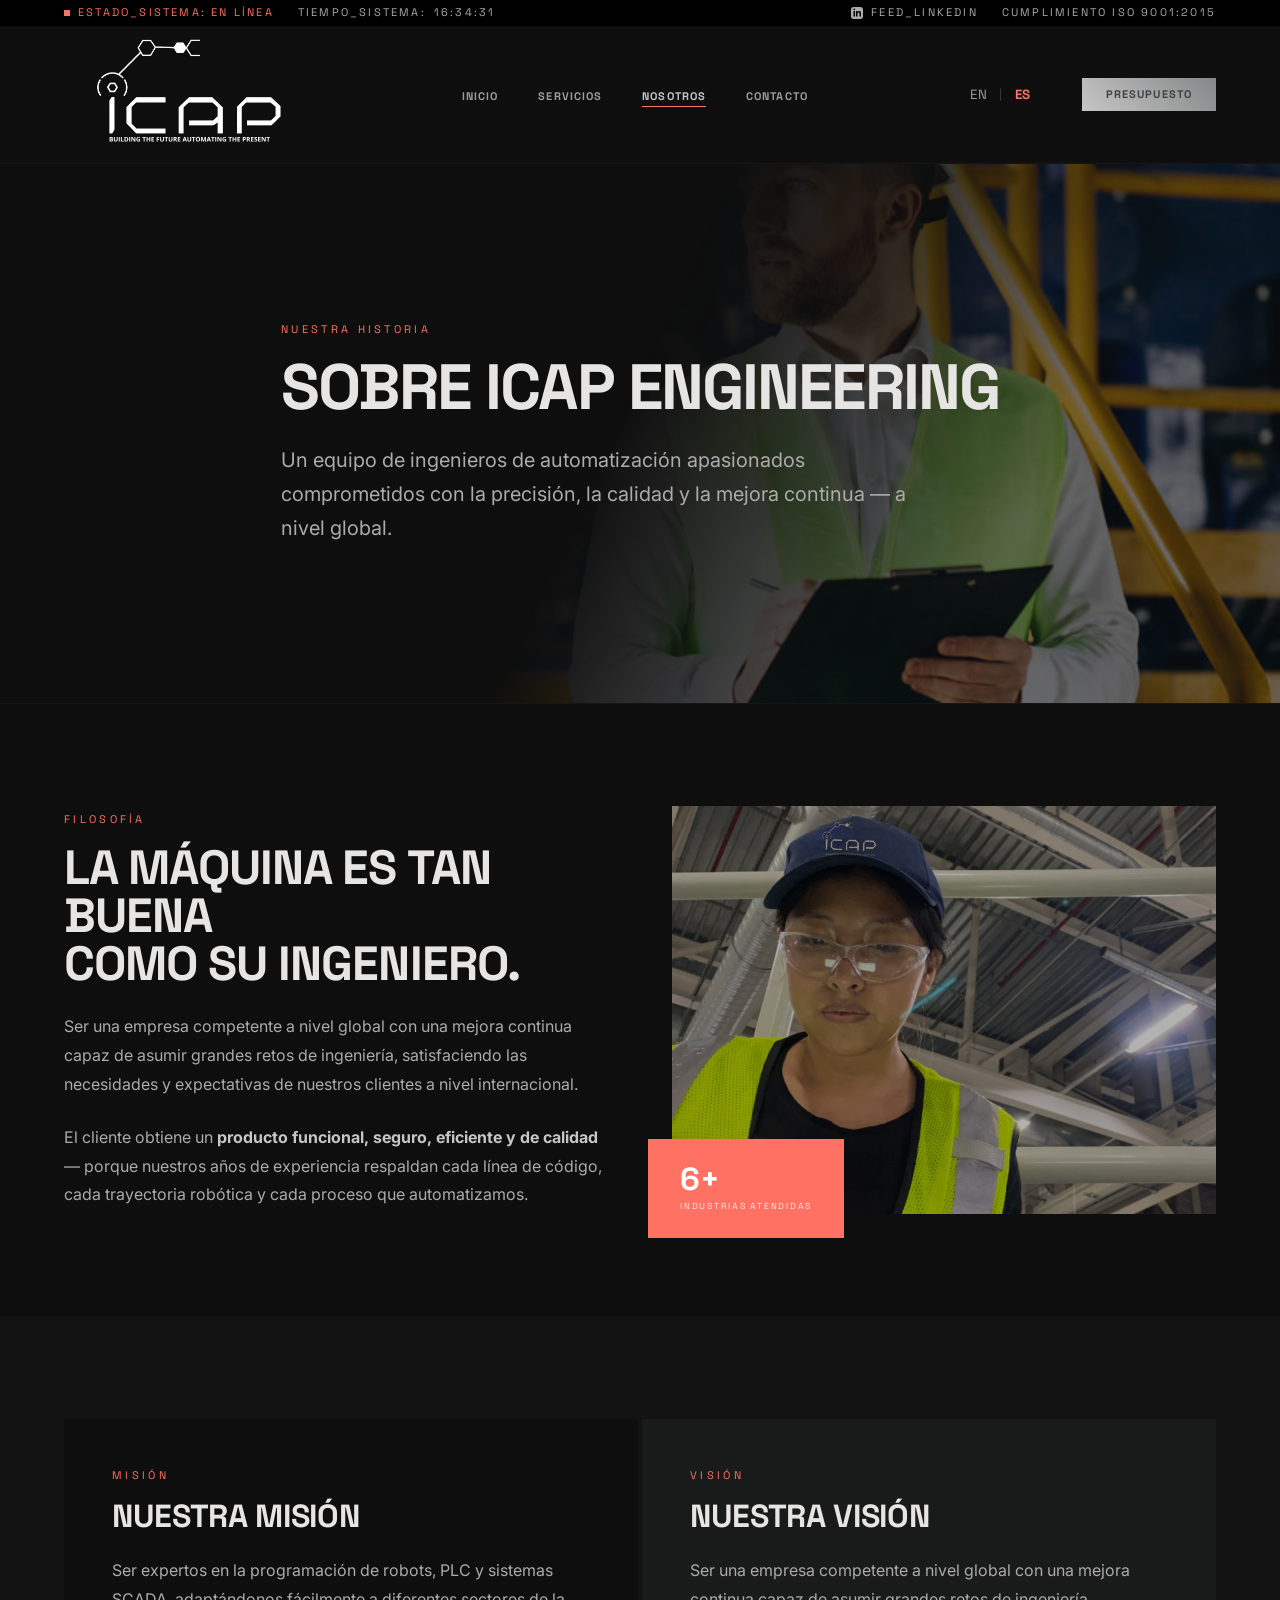
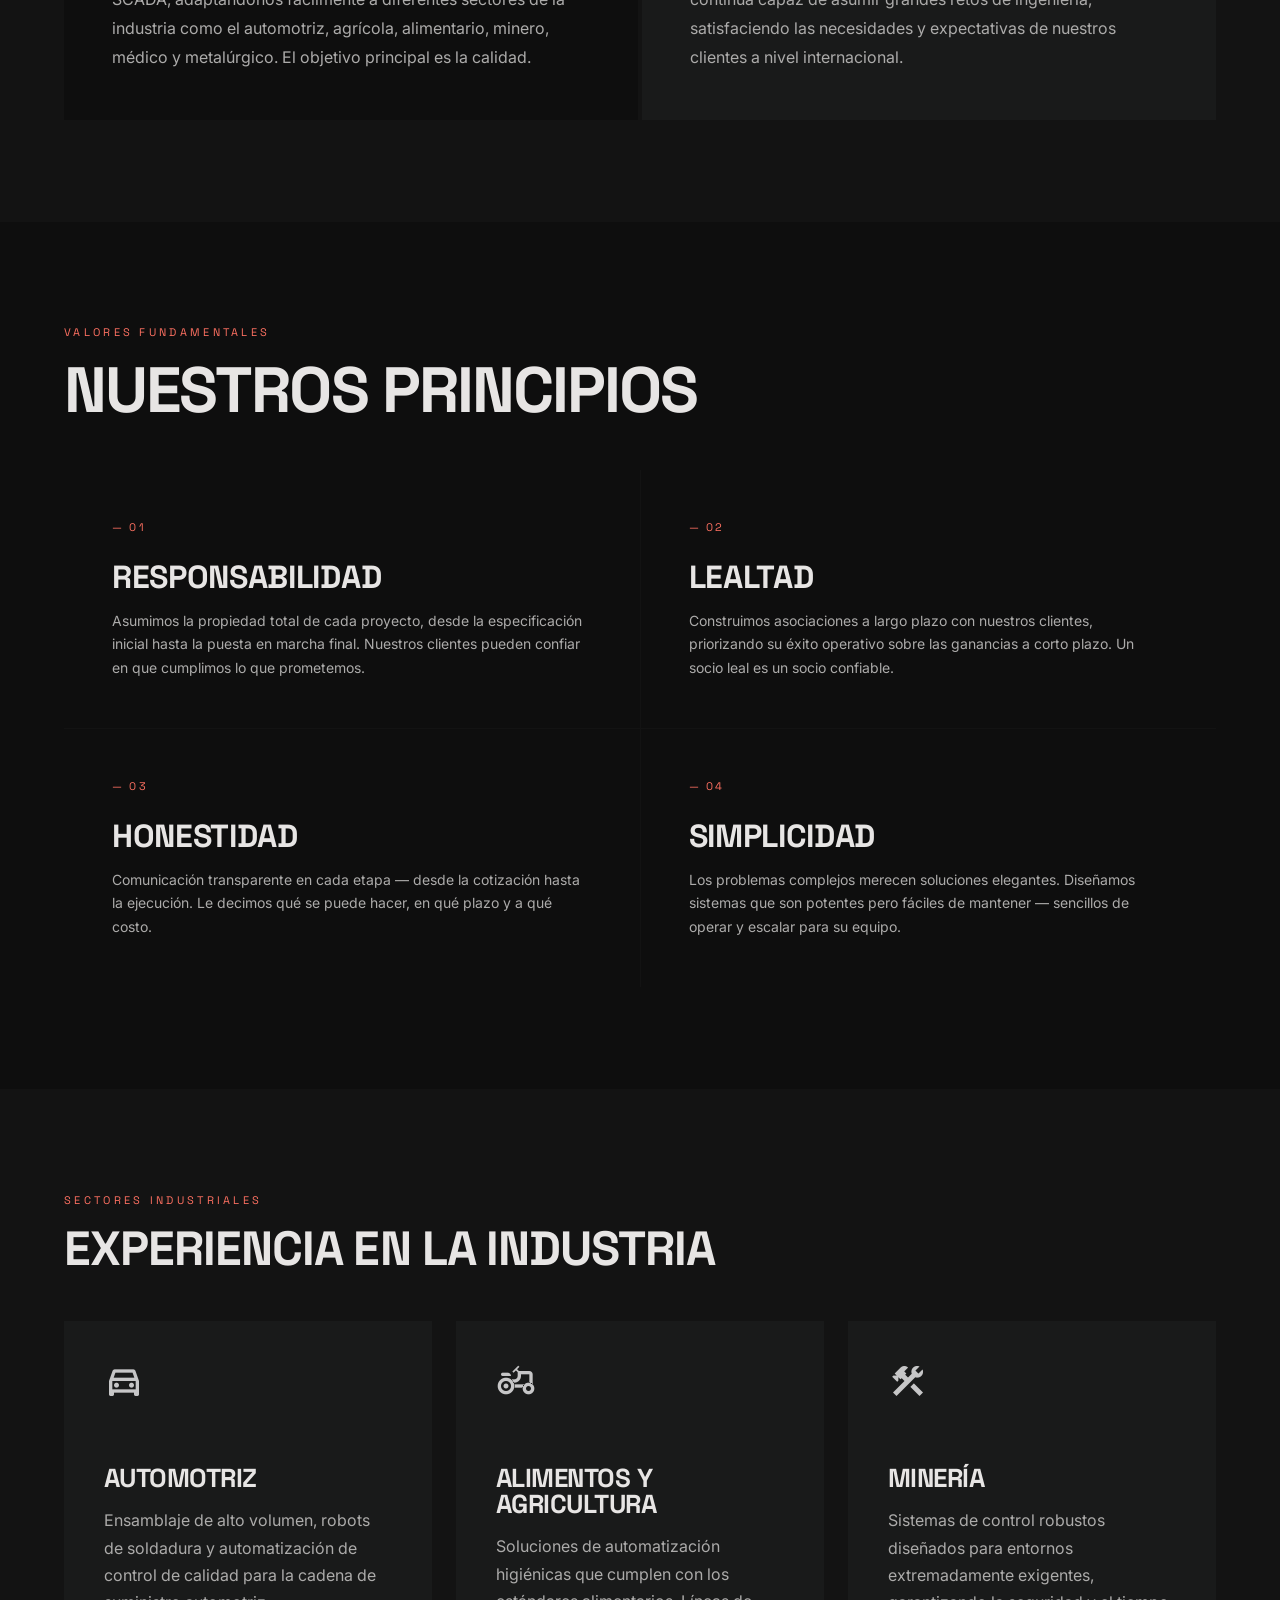
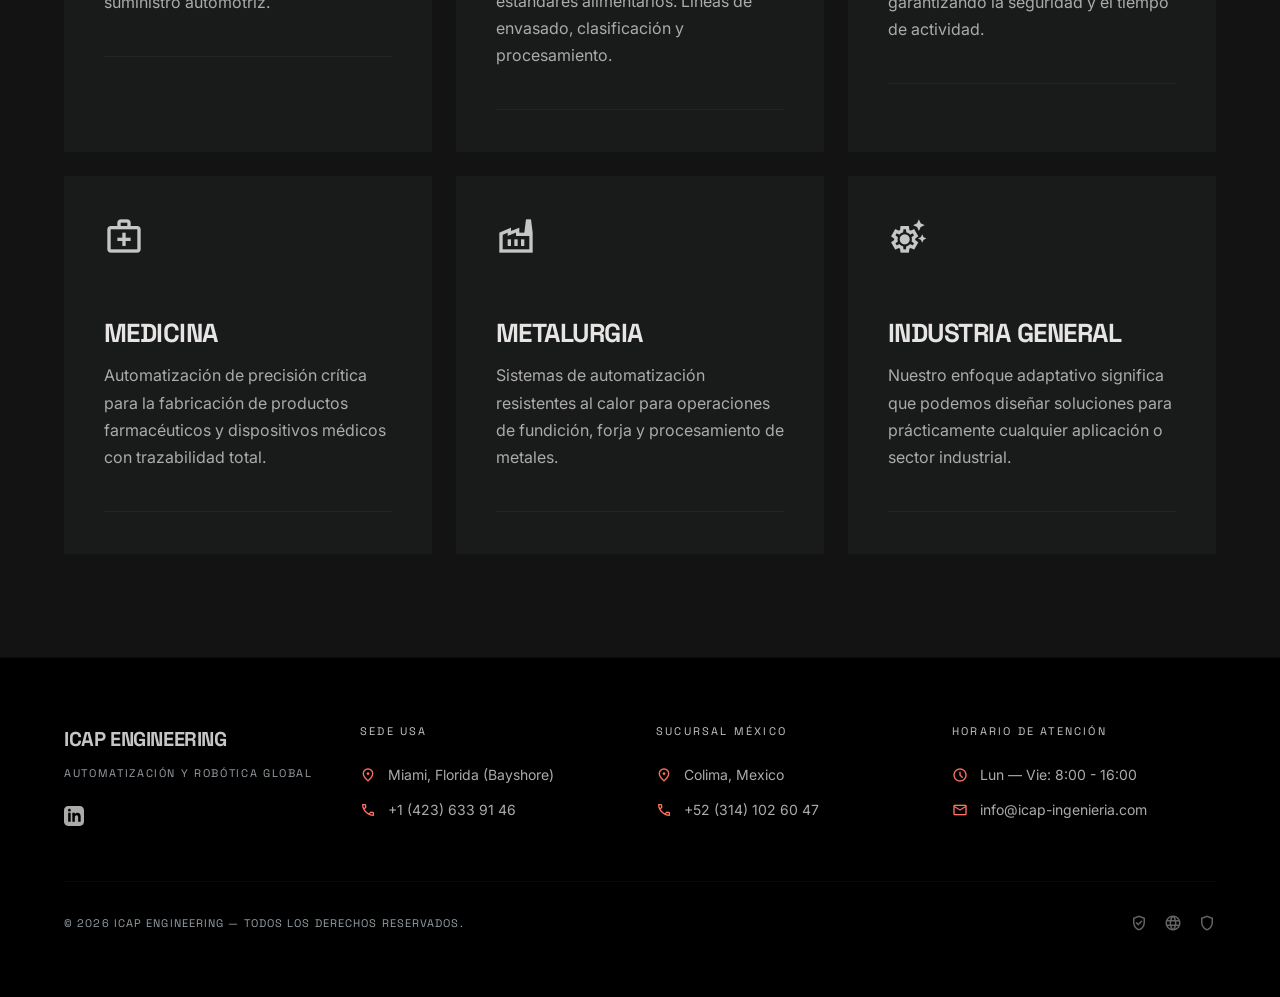
<file: es/pages/about.html>
<!DOCTYPE html>
<html lang="es">

<head>
  <meta charset="UTF-8" />
  <meta name="viewport" content="width=device-width, initial-scale=1.0" />

  <!-- SEO -->
  <title>Nosotros | ICAP Engineering — Empresa de Automatización Industrial</title>
  <meta name="description"
    content="Conozca la misión, visión y valores de ICAP Engineering. Somos expertos en automatización industrial especializados en sistemas PLC, robótica y SCADA." />
  <meta name="keywords"
    content="sobre ICAP Engineering, empresa automatización industrial, expertos PLC, ingenieros robótica, especialistas SCADA" />
  <meta name="robots" content="index, follow" />
  <link rel="canonical" href="https://www.icapengineering.com/es/pages/about.html" />

  <!-- International SEO (Hreflang) -->
  <link rel="alternate" hreflang="en" href="https://www.icapengineering.com/pages/about.html" />
  <link rel="alternate" hreflang="es" href="https://www.icapengineering.com/es/pages/about.html" />
  <link rel="alternate" hreflang="x-default" href="https://www.icapengineering.com/pages/about.html" />

  <!-- Open Graph -->
  <meta property="og:title" content="Nosotros | ICAP Engineering" />
  <meta property="og:description" content="Nuestra misión, visión, valores y el equipo detrás de la automatización de clase mundial." />
  <meta property="og:type" content="website" />

  <!-- Favicon -->
  <link rel="icon" type="image/svg+xml" href="../../assets/images/logo/logo-negro.svg" />
  <link rel="icon" type="image/png" href="../../assets/images/logo/logo-negro.svg" />

  <!-- Styles -->
  <link rel="stylesheet" href="../../assets/css/main.css" />

  <!-- PWA & Apple App Support -->
  <link rel="manifest" href="../../manifest.json" />
  <meta name="apple-mobile-web-app-capable" content="yes" />
  <meta name="apple-mobile-web-app-status-bar-style" content="black-translucent" />
  <meta name="apple-mobile-web-app-title" content="ICAP Eng" />
  <link rel="apple-touch-icon" href="../../assets/images/logo/logo-negro.svg" />
</head>

<body>

  <!-- ═══ TELEMETRY STRIP ═══ -->
  <div class="telemetry-strip" role="complementary">
    <div class="telemetry-strip__group">
      <span class="telemetry-item telemetry-item--active">
        <span class="telemetry-dot" aria-hidden="true"></span>
        ESTADO_SISTEMA: EN LÍNEA
      </span>
      <span class="telemetry-item">TIEMPO_SISTEMA: <span id="telemetry-time">--:--:--</span></span>
    </div>
    <div class="telemetry-strip__group">
      <a href="https://www.linkedin.com/company/icap-company/" target="_blank" rel="noopener noreferrer"
        class="telemetry-item telemetry-link" aria-label="Perfil de LinkedIn">
        <svg style="width:12px; height:12px; fill:currentColor;" viewBox="0 0 24 24">
          <path
            d="M19 0h-14c-2.761 0-5 2.239-5 5v14c0 2.761 2.239 5 5 5h14c2.761 0 5-2.239 5-5v-14c0-2.761-2.239-5-5-5zm-11 19h-3v-11h3v11zm-1.5-12.268c-.966 0-1.75-.79-1.75-1.764s.784-1.764 1.75-1.764 1.75.79 1.75 1.764-.783 1.764-1.75 1.764zm13.5 12.268h-3v-5.604c0-3.368-4-3.113-4 0v5.604h-3v-11h3v1.765c1.396-2.586 7-2.777 7 2.476v6.759z" />
        </svg>
        FEED_LINKEDIN
      </a>
      <span class="telemetry-item">CUMPLIMIENTO ISO 9001:2015</span>
    </div>
  </div>

  <!-- ═══ NAVBAR ═══ -->
  <nav class="navbar" role="navigation" aria-label="Navegación principal"></nav>

  <header class="page-hero page-hero--about" role="banner">
    <div class="page-hero__inner">
      <span class="section-label reveal">Nuestra Historia</span>
      <h1 class="page-hero__title reveal">Sobre ICAP Engineering</h1>
      <p class="page-hero__subtitle reveal">
        Un equipo de ingenieros de automatización apasionados comprometidos con la precisión, la calidad
        y la mejora continua — a nivel global.
      </p>
    </div>
  </header>

  <main>

    <!-- ═══ FILOSOFÍA ═══ -->
    <section class="section" aria-labelledby="philosophy-heading">
      <div class="container">
        <div style="display:grid; grid-template-columns: 1fr 1fr; gap: var(--space-16); align-items:center;">
          <div>
            <span class="section-label reveal">Filosofía</span>
            <h2 id="philosophy-heading" class="reveal"
              style="font-size: var(--text-headline-lg); text-transform:uppercase; letter-spacing:-0.02em; margin-bottom: var(--space-6);">
              La Máquina es tan buena<br />como su Ingeniero.
            </h2>
            <p class="reveal"
              style="color: var(--color-on-surface-variant); line-height:1.8; margin-bottom: var(--space-6);">
              Ser una empresa competente a nivel global con una mejora continua capaz de asumir grandes retos de
              ingeniería, satisfaciendo las necesidades y expectativas de nuestros clientes a nivel internacional.
            </p>
            <p class="reveal" style="color: var(--color-on-surface-variant); line-height:1.8;">
              El cliente obtiene un <strong style="color: var(--color-primary);">producto funcional, seguro, eficiente y
                de calidad</strong> —
              porque nuestros años de experiencia respaldan cada línea de código, cada trayectoria robótica
              y cada proceso que automatizamos.
            </p>
          </div>
          <div class="reveal" style="position:relative;">
            <img src="../../assets/images/our-images/sarai-frente.jpeg" alt="Ingeniera de ICAP operando un panel de control robótico"
              loading="lazy" style="width:100%; aspect-ratio:4/3; object-fit:cover; filter:brightness(0.7);" />
            <div class="stat-chip"
              style="position:absolute; bottom:-1.5rem; left:-1.5rem; background-color: var(--color-tertiary);">
              <p class="stat-chip__value">6+</p>
              <p class="stat-chip__label">Industrias Atendidas</p>
            </div>
          </div>
        </div>
      </div>
    </section>

    <!-- ═══ MISIÓN Y VISIÓN ═══ -->
    <section class="section" style="background-color: var(--color-surface-container-low);"
      aria-labelledby="mvision-heading">
      <div class="container">
        <h2 class="sr-only" id="mvision-heading">Misión y Visión</h2>
        <div
          style="display:grid; grid-template-columns: 1fr 1fr; gap: var(--space-1); background-color: var(--color-surface-container-low);">

          <!-- Misión -->
          <div class="reveal" style="background-color: var(--color-surface); padding: var(--space-12);">
            <span class="section-label">Misión</span>
            <h3
              style="font-size: var(--text-headline-md); text-transform:uppercase; letter-spacing:-0.01em; margin-bottom: var(--space-6);">
              Nuestra Misión
            </h3>
            <p style="color: var(--color-on-surface-variant); line-height:1.8;">
              Ser expertos en la programación de robots, PLC y sistemas SCADA, adaptándonos fácilmente
              a diferentes sectores de la industria como el automotriz, agrícola, alimentario,
              minero, médico y metalúrgico. El objetivo principal es la calidad.
            </p>
          </div>

          <!-- Visión -->
          <div class="reveal" style="background-color: var(--color-surface-container); padding: var(--space-12);">
            <span class="section-label">Visión</span>
            <h3
              style="font-size: var(--text-headline-md); text-transform:uppercase; letter-spacing:-0.01em; margin-bottom: var(--space-6);">
              Nuestra Visión
            </h3>
            <p style="color: var(--color-on-surface-variant); line-height:1.8;">
              Ser una empresa competente a nivel global con una mejora continua capaz de asumir grandes retos de
              ingeniería, satisfaciendo las necesidades y expectativas de nuestros clientes a nivel internacional.
            </p>
          </div>

        </div>
      </div>
    </section>

    <!-- ═══ VALORES ═══ -->
    <section class="section" aria-labelledby="values-heading">
      <div class="container">
        <span class="section-label reveal">Valores Fundamentales</span>
        <h2 id="values-heading" class="reveal"
          style="font-size: var(--text-display-md); text-transform:uppercase; letter-spacing:-0.03em; margin-bottom: var(--space-12);">
          Nuestros Principios
        </h2>
        <div class="values-grid">
          <div class="value-item reveal">
            <p class="value-item__number">— 01</p>
            <h3 class="value-item__title">Responsabilidad</h3>
            <p class="value-item__text">
              Asumimos la propiedad total de cada proyecto, desde la especificación inicial hasta
              la puesta en marcha final. Nuestros clientes pueden confiar en que cumplimos lo que prometemos.
            </p>
          </div>
          <div class="value-item reveal">
            <p class="value-item__number">— 02</p>
            <h3 class="value-item__title">Lealtad</h3>
            <p class="value-item__text">
              Construimos asociaciones a largo plazo con nuestros clientes, priorizando su
              éxito operativo sobre las ganancias a corto plazo. Un socio leal es un socio confiable.
            </p>
          </div>
          <div class="value-item reveal">
            <p class="value-item__number">— 03</p>
            <h3 class="value-item__title">Honestidad</h3>
            <p class="value-item__text">
              Comunicación transparente en cada etapa — desde la cotización hasta la ejecución.
              Le decimos qué se puede hacer, en qué plazo y a qué costo.
            </p>
          </div>
          <div class="value-item reveal">
            <p class="value-item__number">— 04</p>
            <h3 class="value-item__title">Simplicidad</h3>
            <p class="value-item__text">
              Los problemas complejos merecen soluciones elegantes. Diseñamos sistemas que son
              potentes pero fáciles de mantener — sencillos de operar y escalar para su equipo.
            </p>
          </div>
        </div>
      </div>
    </section>

    <!-- ═══ SECTORES ATENDIDOS ═══ -->
    <section class="section" style="background-color: var(--color-surface-container-low);"
      aria-labelledby="sectors-heading">
      <div class="container">
        <span class="section-label reveal">Sectores Industriales</span>
        <h2 id="sectors-heading" class="reveal"
          style="font-size: var(--text-headline-lg); text-transform:uppercase; letter-spacing:-0.02em; margin-bottom: var(--space-12);">
          Experiencia en la Industria
        </h2>
        <div class="grid grid-3 reveal">
          <div class="card" aria-label="Sector Automotriz">
            <div class="card__header">
              <span class="material-symbols-outlined card__icon" aria-hidden="true">directions_car</span>
            </div>
            <h3 class="card__title">Automotriz</h3>
            <p class="card__body">Ensamblaje de alto volumen, robots de soldadura y automatización de control de calidad
              para la cadena de suministro automotriz.</p>
            <div class="card__divider">
              <div class="card__divider-fill"></div>
            </div>
          </div>
          <div class="card" aria-label="Sector de Alimentos y Agricultura">
            <div class="card__header">
              <span class="material-symbols-outlined card__icon" aria-hidden="true">agriculture</span>
            </div>
            <h3 class="card__title">Alimentos y Agricultura</h3>
            <p class="card__body">Soluciones de automatización higiénicas que cumplen con los estándares alimentarios.
              Líneas de envasado, clasificación y procesamiento.</p>
            <div class="card__divider">
              <div class="card__divider-fill"></div>
            </div>
          </div>
          <div class="card" aria-label="Sector Minero">
            <div class="card__header">
              <span class="material-symbols-outlined card__icon" aria-hidden="true">construction</span>
            </div>
            <h3 class="card__title">Minería</h3>
            <p class="card__body">Sistemas de control robustos diseñados para entornos extremadamente exigentes,
              garantizando la seguridad y el tiempo de actividad.</p>
            <div class="card__divider">
              <div class="card__divider-fill"></div>
            </div>
          </div>
          <div class="card" aria-label="Sector de Medicina">
            <div class="card__header">
              <span class="material-symbols-outlined card__icon" aria-hidden="true">medical_services</span>
            </div>
            <h3 class="card__title">Medicina</h3>
            <p class="card__body">Automatización de precisión crítica para la fabricación de productos farmacéuticos y
              dispositivos médicos con trazabilidad total.</p>
            <div class="card__divider">
              <div class="card__divider-fill"></div>
            </div>
          </div>
          <div class="card" aria-label="Sector de Metalurgia">
            <div class="card__header">
              <span class="material-symbols-outlined card__icon" aria-hidden="true">factory</span>
            </div>
            <h3 class="card__title">Metalurgia</h3>
            <p class="card__body">Sistemas de automatización resistentes al calor para operaciones de fundición, forja y
              procesamiento de metales.</p>
            <div class="card__divider">
              <div class="card__divider-fill"></div>
            </div>
          </div>
          <div class="card" aria-label="Sector industrial general">
            <div class="card__header">
              <span class="material-symbols-outlined card__icon" aria-hidden="true">settings_suggest</span>
            </div>
            <h3 class="card__title">Industria General</h3>
            <p class="card__body">Nuestro enfoque adaptativo significa que podemos diseñar soluciones para prácticamente
              cualquier aplicación o sector industrial.</p>
            <div class="card__divider">
              <div class="card__divider-fill"></div>
            </div>
          </div>
        </div>
      </div>
    </section>

  </main>

  <!-- ═══ FOOTER ═══ -->
  <footer class="footer" role="contentinfo"></footer>

  <script src="../../assets/js/shared-layout.js"></script>
  <script src="../../assets/js/visual-effects.js"></script>
</body>

</html>
</file>
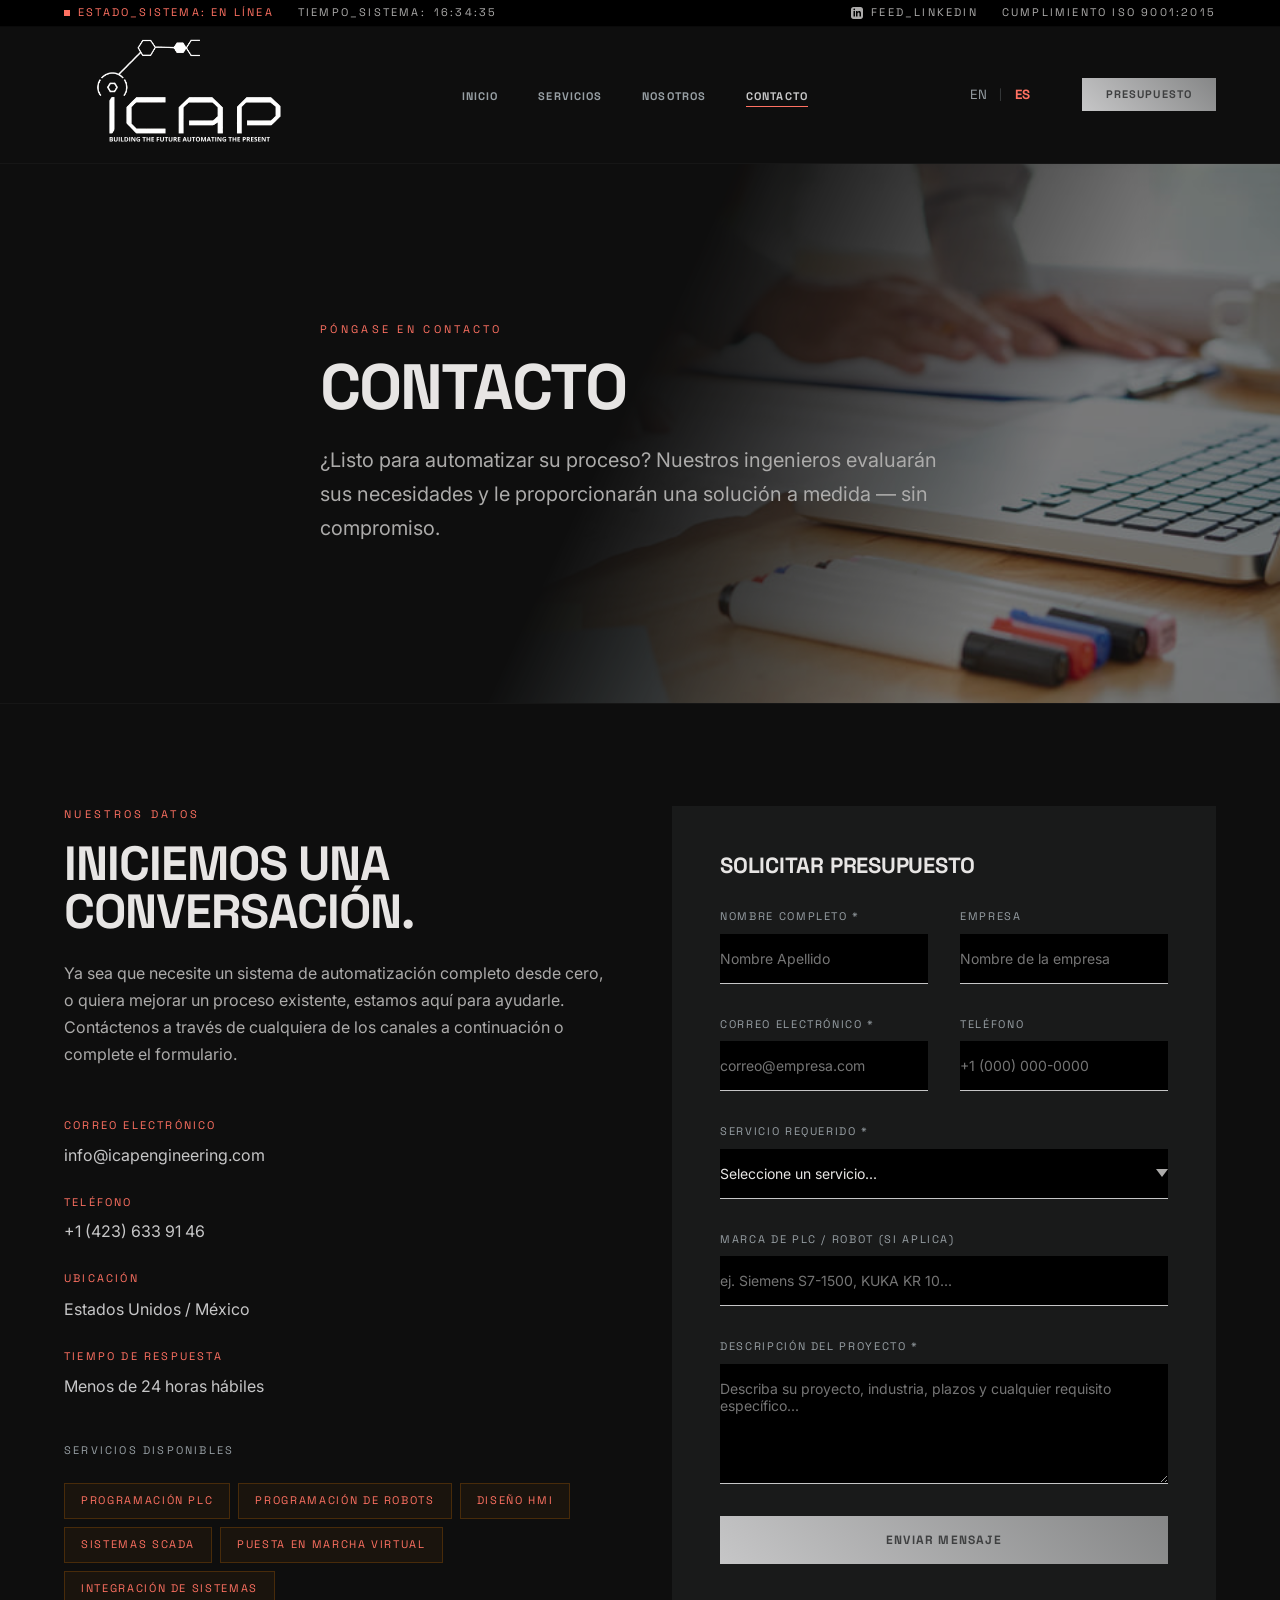
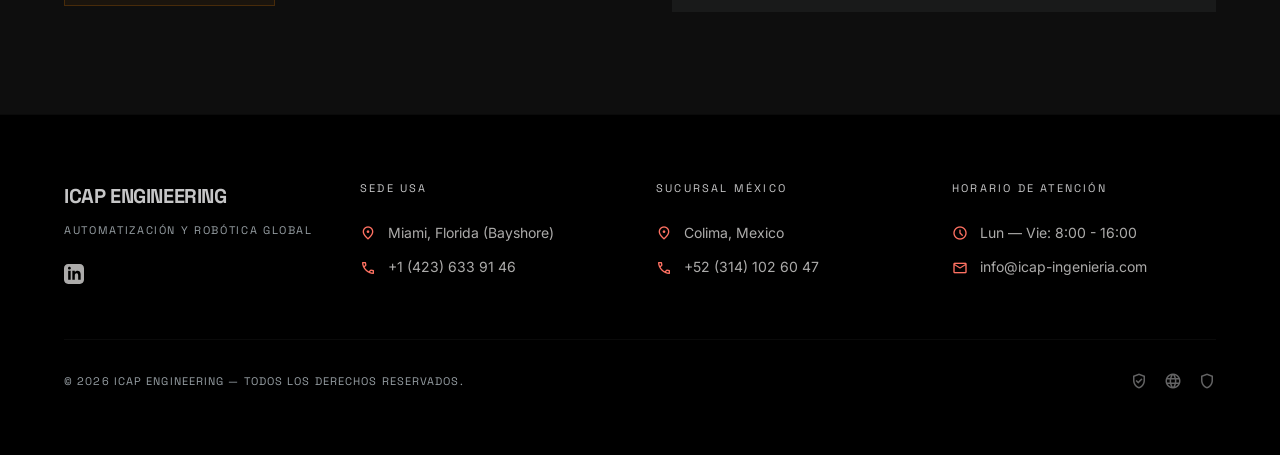
<file: es/pages/contact.html>
<!DOCTYPE html>
<html lang="es">

<head>
  <meta charset="UTF-8" />
  <meta name="viewport" content="width=device-width, initial-scale=1.0" />

  <!-- SEO -->
  <title>Contacto | ICAP Engineering — Obtenga una Cotización de Automatización Industrial</title>
  <meta name="description"
    content="Contacte a ICAP Engineering para discutir su proyecto de programación de PLC, robótica o SCADA/HMI. Obtenga una cotización gratuita de nuestros expertos." />
  <meta name="keywords"
    content="contacto ICAP Engineering, cotización automatización industrial, presupuesto programación PLC, consulta robótica, presupuesto SCADA HMI" />
  <meta name="robots" content="index, follow" />
  <link rel="canonical" href="https://www.icapengineering.com/es/pages/contact.html" />

  <!-- International SEO (Hreflang) -->
  <link rel="alternate" hreflang="en" href="https://www.icapengineering.com/pages/contact.html" />
  <link rel="alternate" hreflang="es" href="https://www.icapengineering.com/es/pages/contact.html" />
  <link rel="alternate" hreflang="x-default" href="https://www.icapengineering.com/pages/contact.html" />

  <!-- Open Graph -->
  <meta property="og:title" content="Contacto | ICAP Engineering" />
  <meta property="og:description" content="Obtenga un presupuesto gratuito para su proyecto de automatización." />
  <meta property="og:type" content="website" />

  <!-- Favicon -->
  <link rel="icon" type="image/svg+xml" href="../../assets/images/logo/logo-negro.svg" />
  <link rel="icon" type="image/png" href="../../assets/images/logo/logo-negro.svg" />

  <!-- Styles -->
  <link rel="stylesheet" href="../../assets/css/main.css" />

  <!-- PWA & Apple App Support -->
  <link rel="manifest" href="../../manifest.json" />
  <meta name="apple-mobile-web-app-capable" content="yes" />
  <meta name="apple-mobile-web-app-status-bar-style" content="black-translucent" />
  <meta name="apple-mobile-web-app-title" content="ICAP Eng" />
  <link rel="apple-touch-icon" href="../../assets/images/logo/logo-negro.svg" />
</head>

<body>

  <!-- ═══ TELEMETRY STRIP ═══ -->
  <div class="telemetry-strip" role="complementary">
    <div class="telemetry-strip__group">
      <span class="telemetry-item telemetry-item--active">
        <span class="telemetry-dot" aria-hidden="true"></span>
        ESTADO_SISTEMA: EN LÍNEA
      </span>
      <span class="telemetry-item">TIEMPO_SISTEMA: <span id="telemetry-time">--:--:--</span></span>
    </div>
    <div class="telemetry-strip__group">
      <a href="https://www.linkedin.com/company/icap-company/" target="_blank" rel="noopener noreferrer"
        class="telemetry-item telemetry-link" aria-label="Perfil de LinkedIn">
        <svg style="width:12px; height:12px; fill:currentColor;" viewBox="0 0 24 24">
          <path
            d="M19 0h-14c-2.761 0-5 2.239-5 5v14c0 2.761 2.239 5 5 5h14c2.761 0 5-2.239 5-5v-14c0-2.761-2.239-5-5-5zm-11 19h-3v-11h3v11zm-1.5-12.268c-.966 0-1.75-.79-1.75-1.764s.784-1.764 1.75-1.764 1.75.79 1.75 1.764-.783 1.764-1.75 1.764zm13.5 12.268h-3v-5.604c0-3.368-4-3.113-4 0v5.604h-3v-11h3v1.765c1.396-2.586 7-2.777 7 2.476v6.759z" />
        </svg>
        FEED_LINKEDIN
      </a>
      <span class="telemetry-item">CUMPLIMIENTO ISO 9001:2015</span>
    </div>
  </div>

  <!-- ═══ NAVBAR ═══ -->
  <nav class="navbar" role="navigation" aria-label="Navegación principal"></nav>

  <header class="page-hero page-hero--contact" role="banner">
    <div class="page-hero__inner">
      <span class="section-label reveal">Póngase en contacto</span>
      <h1 class="page-hero__title reveal">Contacto</h1>
      <p class="page-hero__subtitle reveal">
        ¿Listo para automatizar su proceso? Nuestros ingenieros evaluarán sus necesidades
        y le proporcionarán una solución a medida — sin compromiso.
      </p>
    </div>
  </header>

  <main>
    <section class="section" aria-labelledby="contact-main-heading">
      <div class="container">
        <h2 class="sr-only" id="contact-main-heading">Formulario de Contacto e Información</h2>
        <div class="contact-grid">

          <!-- Información de Contacto -->
          <div>
            <span class="section-label reveal">Nuestros Datos</span>
            <h2 class="contact-info__title reveal">Iniciemos una<br />Conversación.</h2>
            <p class="contact-info__text reveal">
              Ya sea que necesite un sistema de automatización completo desde cero, o quiera mejorar
              un proceso existente, estamos aquí para ayudarle. Contáctenos a través de cualquiera de los canales a
              continuación o complete el formulario.
            </p>

            <div class="contact-detail reveal">
              <p class="contact-detail__label">Correo Electrónico</p>
              <a href="mailto:info@icapengineering.com" class="contact-detail__value">
                info@icapengineering.com
              </a>
            </div>

            <div class="contact-detail reveal">
              <p class="contact-detail__label">Teléfono</p>
              <a href="tel:+14236339146" class="contact-detail__value">
                +1 (423) 633 91 46
              </a>
            </div>

            <div class="contact-detail reveal">
              <p class="contact-detail__label">Ubicación</p>
              <p class="contact-detail__value">Estados Unidos / México</p>
            </div>

            <div class="contact-detail reveal">
              <p class="contact-detail__label">Tiempo de Respuesta</p>
              <p class="contact-detail__value">Menos de 24 horas hábiles</p>
            </div>

            <!-- Mini lista de servicios -->
            <div style="margin-top: var(--space-10);" class="reveal">
              <p
                style="font-family: var(--font-label); font-size: var(--text-label-sm); text-transform:uppercase; letter-spacing:0.2em; color: var(--color-secondary); margin-bottom: var(--space-4);">
                Servicios Disponibles
              </p>
              <div class="tech-badges">
                <span class="tech-badge">Programación PLC</span>
                <span class="tech-badge">Programación de Robots</span>
                <span class="tech-badge">Diseño HMI</span>
                <span class="tech-badge">Sistemas SCADA</span>
                <span class="tech-badge">Puesta en Marcha Virtual</span>
                <span class="tech-badge">Integración de Sistemas</span>
              </div>
            </div>
          </div>

          <!-- Formulario de Contacto -->
          <div class="form-card reveal" role="region" aria-label="Formulario de contacto">
            <h2 class="form-title">Solicitar Presupuesto</h2>
            <form id="contact-form" novalidate>
              <div class="form-grid">

                <div class="form-grid form-grid-2">
                  <div class="form-group">
                    <label for="contact-name" class="form-label">Nombre Completo <span
                        aria-label="requerido">*</span></label>
                    <input type="text" id="contact-name" name="name" class="form-input" placeholder="Nombre Apellido"
                      required autocomplete="name" />
                  </div>
                  <div class="form-group">
                    <label for="contact-company" class="form-label">Empresa</label>
                    <input type="text" id="contact-company" name="company" class="form-input"
                      placeholder="Nombre de la empresa" autocomplete="organization" />
                  </div>
                </div>

                <div class="form-grid form-grid-2">
                  <div class="form-group">
                    <label for="contact-email" class="form-label">Correo Electrónico <span
                        aria-label="requerido">*</span></label>
                    <input type="email" id="contact-email" name="email" class="form-input"
                      placeholder="correo@empresa.com" required autocomplete="email" />
                  </div>
                  <div class="form-group">
                    <label for="contact-phone" class="form-label">Teléfono</label>
                    <input type="tel" id="contact-phone" name="phone" class="form-input" placeholder="+1 (000) 000-0000"
                      autocomplete="tel" />
                  </div>
                </div>

                <div class="form-group">
                  <label for="contact-service" class="form-label">Servicio Requerido <span
                      aria-label="requerido">*</span></label>
                  <select id="contact-service" name="service" class="form-select" required>
                    <option value="" disabled selected>Seleccione un servicio...</option>
                    <option value="plc">Programación PLC</option>
                    <option value="robot">Programación de Robots</option>
                    <option value="hmi">Diseño HMI</option>
                    <option value="scada">Sistemas SCADA</option>
                    <option value="integration">Integración de Sistemas</option>
                    <option value="other">Otro / Múltiples Servicios</option>
                  </select>
                </div>

                <div class="form-group">
                  <label for="contact-plc" class="form-label">Marca de PLC / Robot (si aplica)</label>
                  <input type="text" id="contact-plc" name="plc_brand" class="form-input"
                    placeholder="ej. Siemens S7-1500, KUKA KR 10..." />
                </div>

                <div class="form-group">
                  <label for="contact-message" class="form-label">Descripción del Proyecto <span
                      aria-label="requerido">*</span></label>
                  <textarea id="contact-message" name="message" class="form-textarea"
                    placeholder="Describa su proyecto, industria, plazos y cualquier requisito específico..." required
                    rows="5"></textarea>
                </div>

                <button type="submit" class="btn btn--primary" id="contact-submit"
                  style="width:100%; justify-content:center; padding-block: var(--space-4);">
                  Enviar Mensaje
                </button>

              </div>
            </form>
          </div>

        </div>
      </div>
    </section>
  </main>

  <!-- ═══ FOOTER ═══ -->
  <footer class="footer" role="contentinfo"></footer>

  <script src="../../assets/js/shared-layout.js"></script>
  <script src="../../assets/js/visual-effects.js"></script>
</body>

</html>
</file>
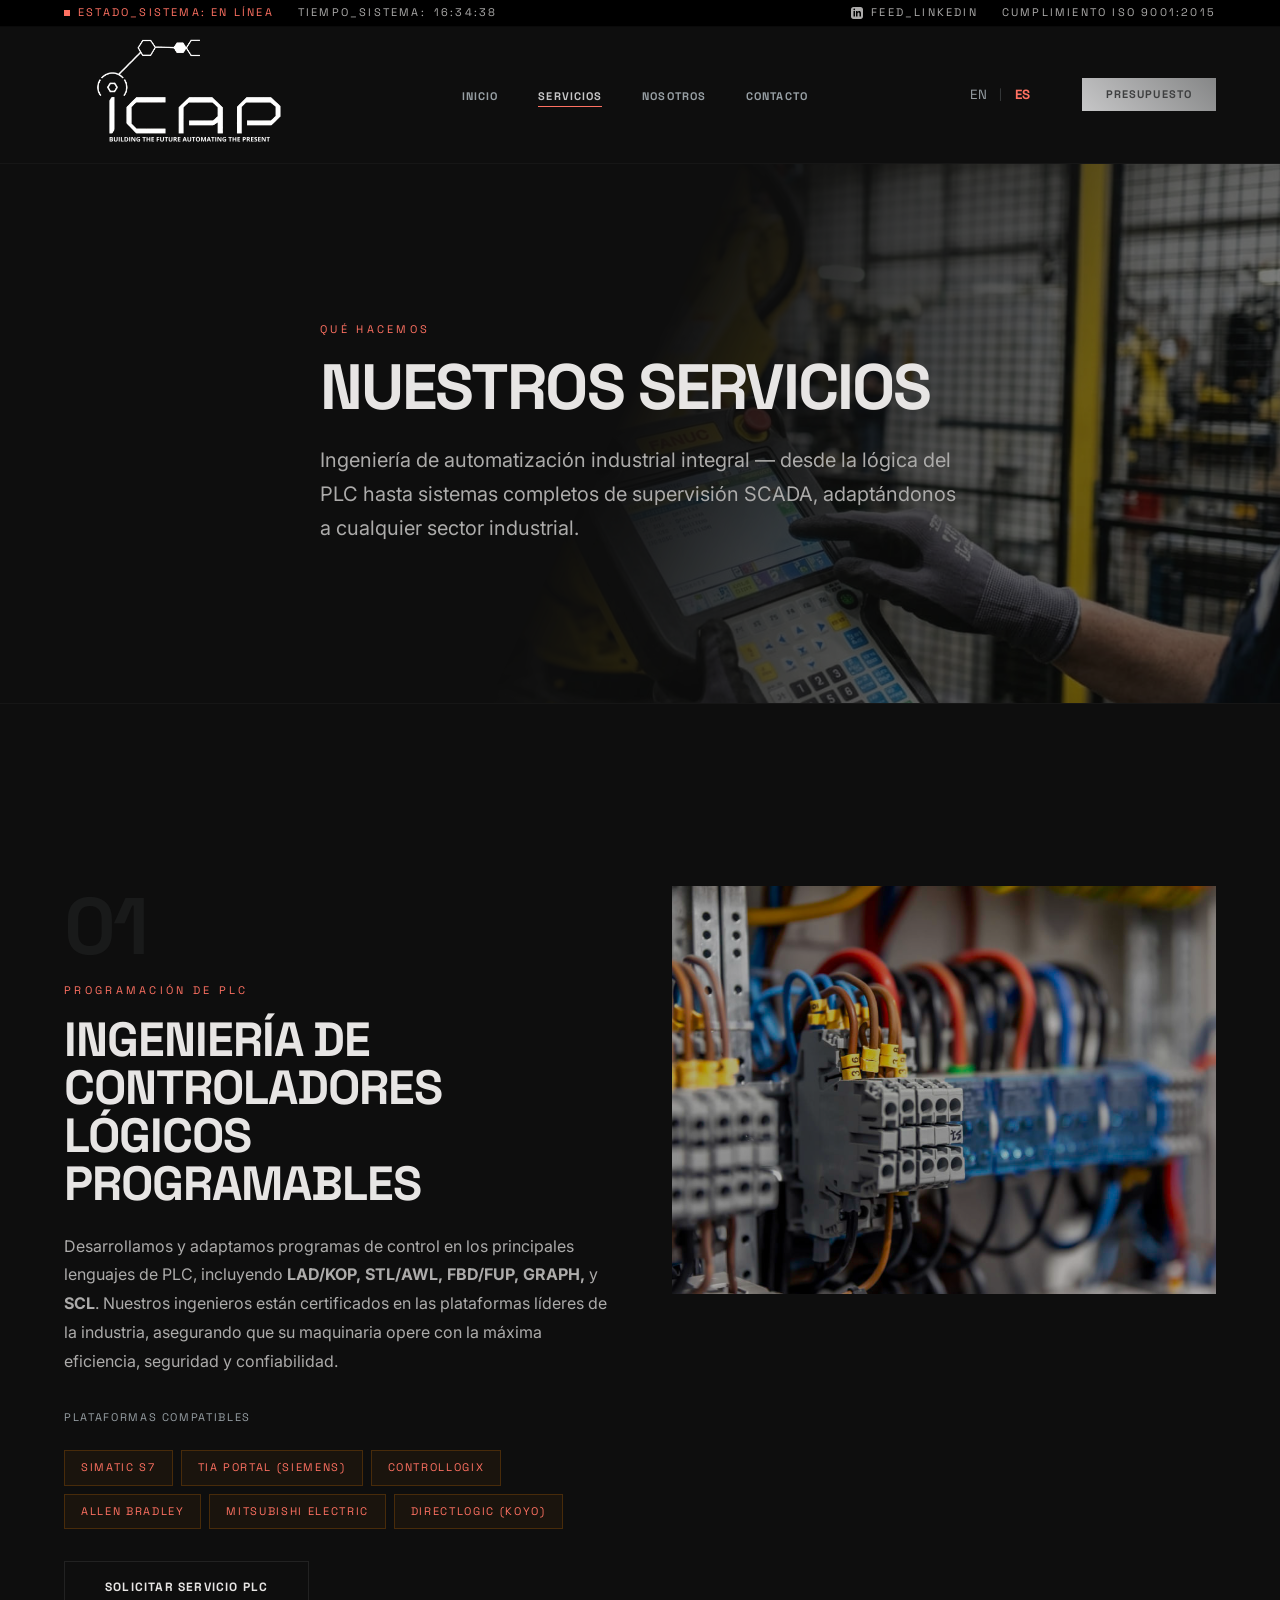
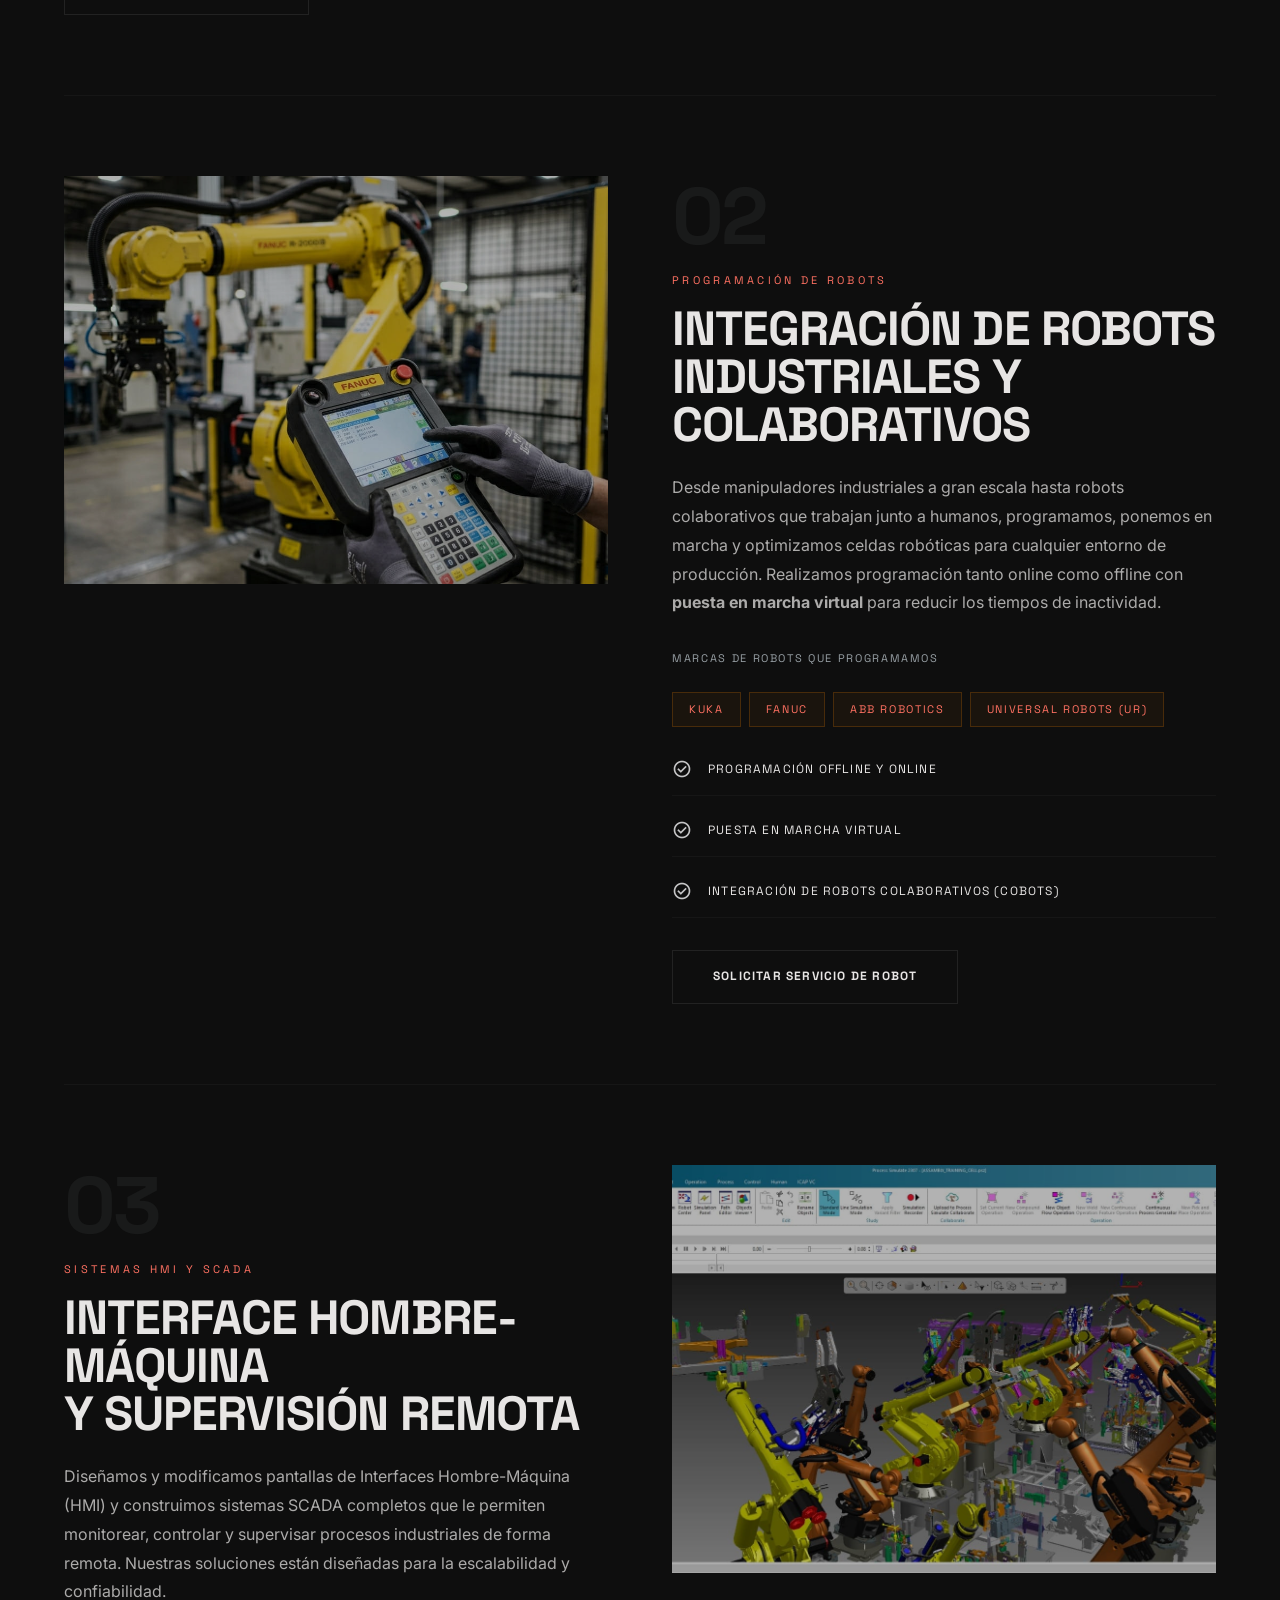
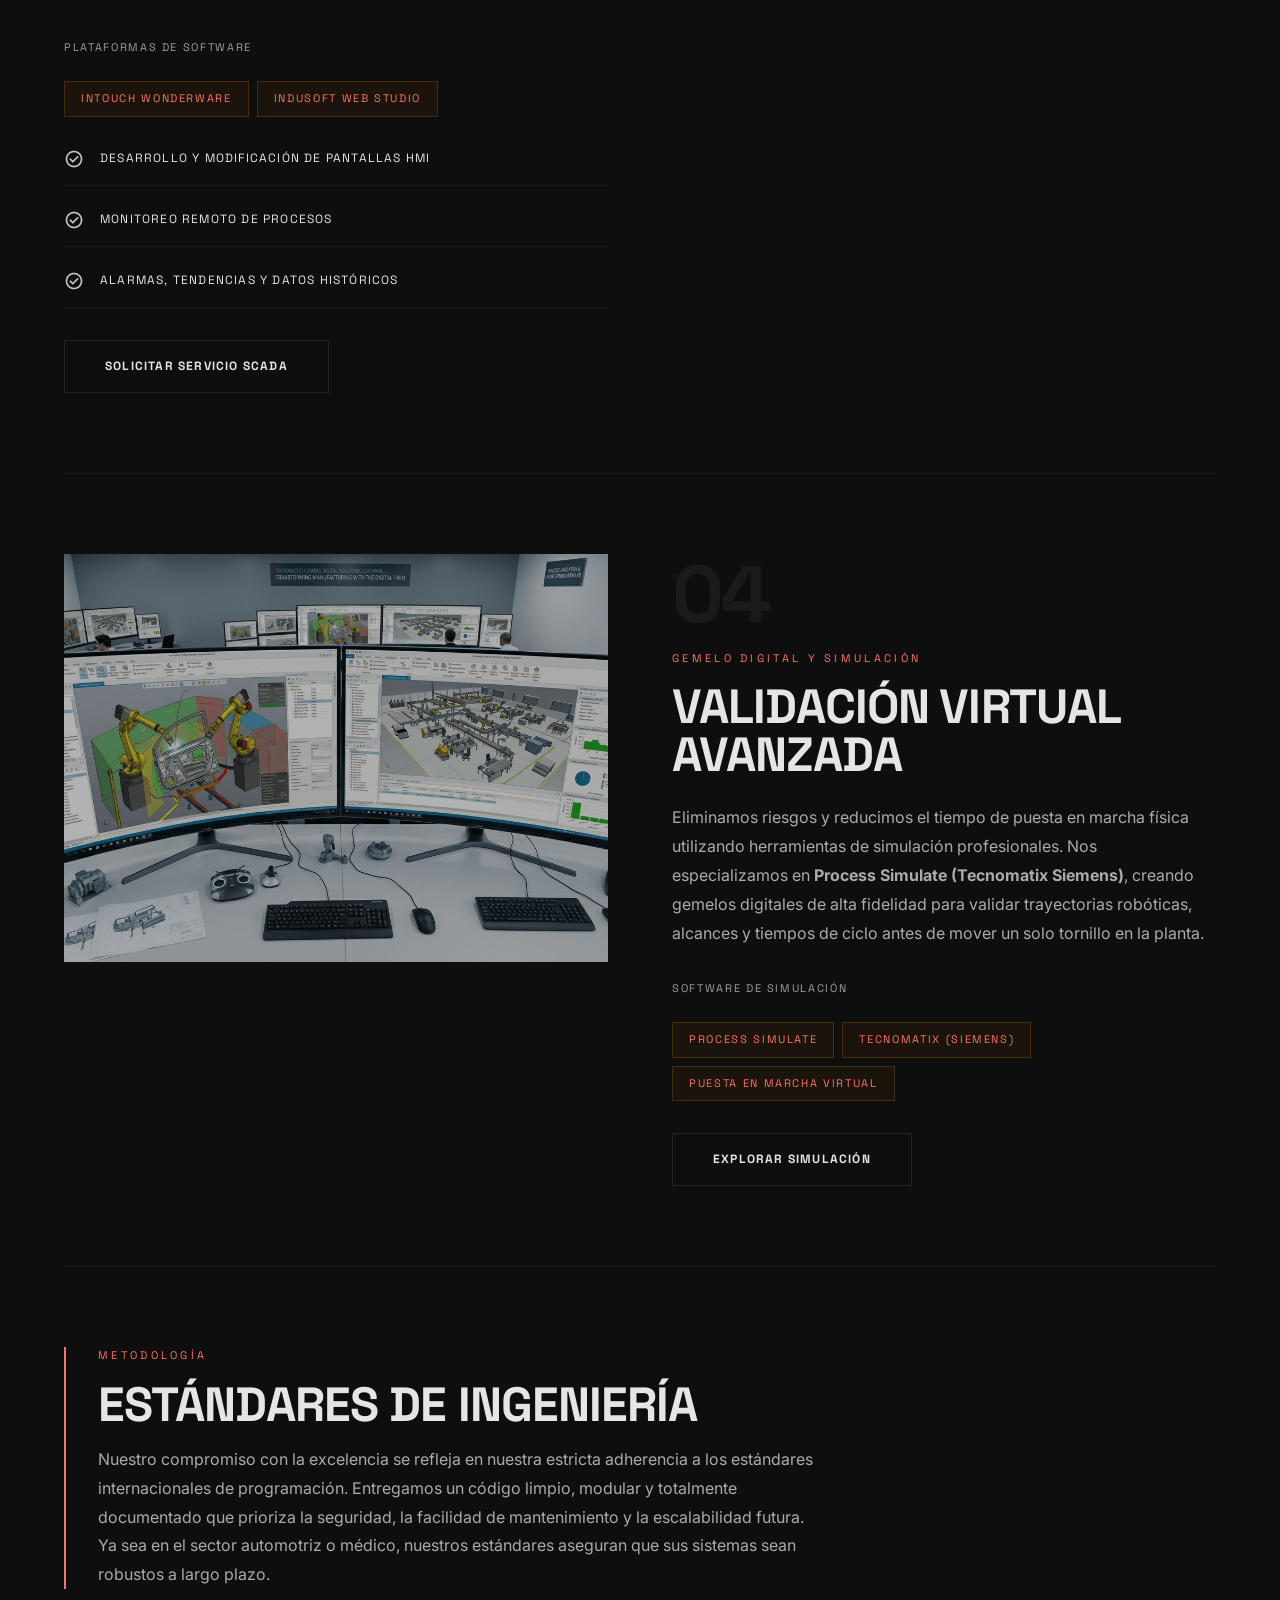
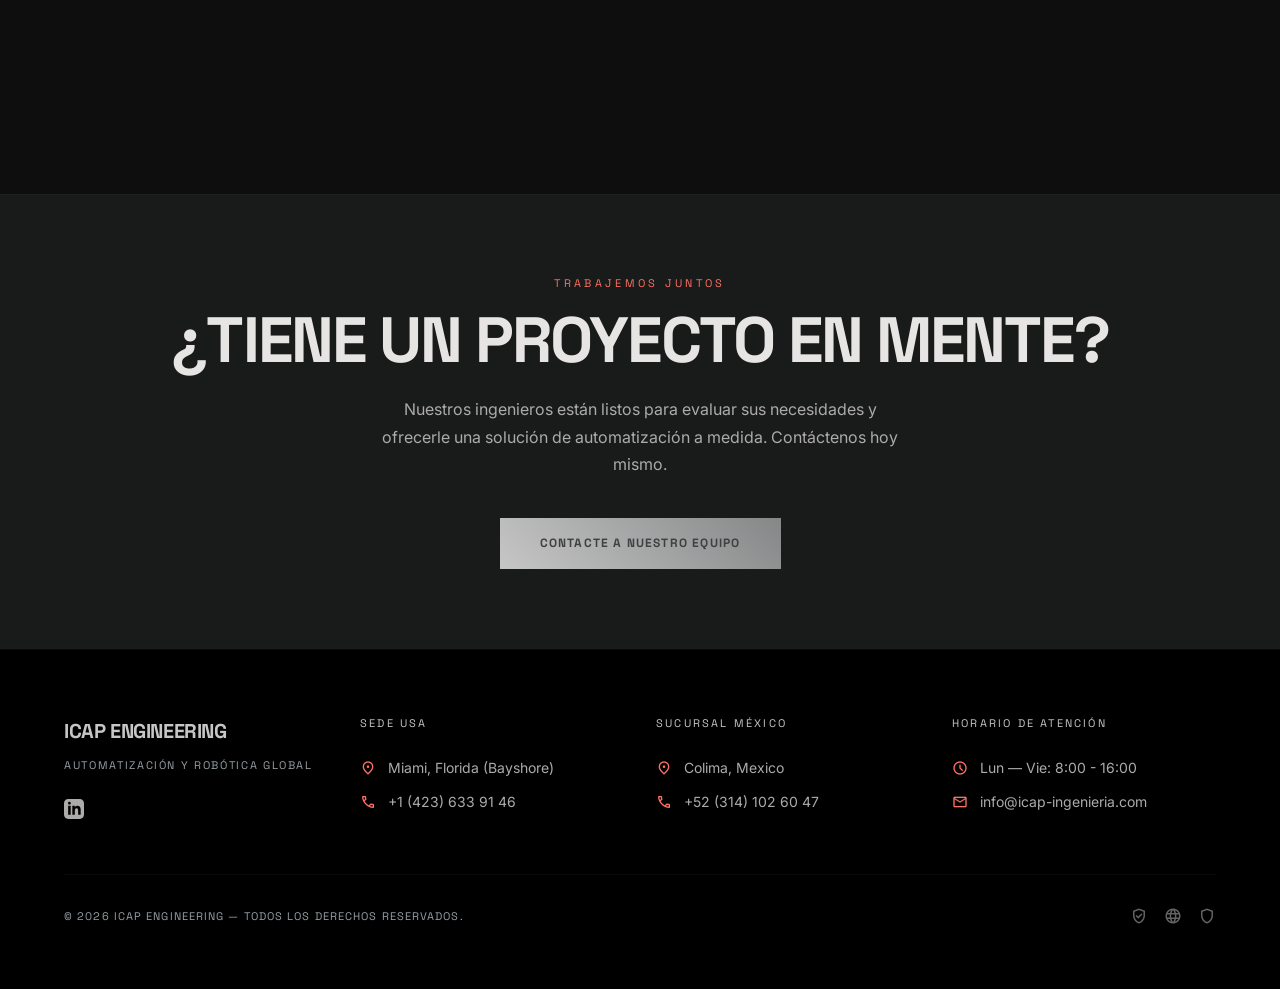
<file: es/pages/services.html>
<!DOCTYPE html>
<html lang="es">

<head>
  <meta charset="UTF-8" />
  <meta name="viewport" content="width=device-width, initial-scale=1.0" />

  <!-- SEO -->
  <title>Servicios | ICAP Engineering — Sistemas PLC, Robótica y SCADA</title>
  <meta name="description"
    content="ICAP Engineering ofrece programación experta de PLC (Siemens, Allen-Bradley), programación de robots industriales (KUKA, FANUC, Universal Robots) y diseño de SCADA/HMI." />
  <meta name="keywords"
    content="servicios programación PLC, programación robots KUKA FANUC UR, diseño SCADA HMI, TIA Portal Siemens, ControlLogix Allen Bradley, automatización industrial" />
  <meta name="robots" content="index, follow" />
  <link rel="canonical" href="https://www.icapengineering.com/es/pages/services.html" />

  <!-- International SEO (Hreflang) -->
  <link rel="alternate" hreflang="en" href="https://www.icapengineering.com/pages/services.html" />
  <link rel="alternate" hreflang="es" href="https://www.icapengineering.com/es/pages/services.html" />
  <link rel="alternate" hreflang="x-default" href="https://www.icapengineering.com/pages/services.html" />

  <!-- Open Graph -->
  <meta property="og:title" content="Servicios | ICAP Engineering" />
  <meta property="og:description" content="Servicios de automatización de PLC, robots y SCADA." />
  <meta property="og:type" content="website" />
  <meta property="og:url" content="https://www.icapengineering.com/es/pages/services.html" />

  <!-- Favicon -->
  <link rel="icon" type="image/svg+xml" href="../../assets/images/logo/logo-negro.svg" />
  <link rel="icon" type="image/png" href="../../assets/images/logo/logo-negro.svg" />

  <!-- Styles -->
  <link rel="stylesheet" href="../../assets/css/main.css" />

  <!-- PWA & Apple App Support -->
  <link rel="manifest" href="../../manifest.json" />
  <meta name="apple-mobile-web-app-capable" content="yes" />
  <meta name="apple-mobile-web-app-status-bar-style" content="black-translucent" />
  <meta name="apple-mobile-web-app-title" content="ICAP Eng" />
  <link rel="apple-touch-icon" href="../../assets/images/logo/logo-negro.svg" />

  <!-- Structured Data -->
  <script type="application/ld+json">
  {
    "@context": "https://schema.org",
    "@type": "Service",
    "name": "Servicios de Automatización Industrial",
    "provider": { "@type": "Organization", "name": "ICAP Engineering" },
    "serviceType": ["Programación PLC", "Programación de Robots", "Sistemas SCADA", "Diseño HMI"],
    "areaServed": "US"
  }
  </script>
</head>

<body>

  <!-- ═══ TELEMETRY STRIP ═══ -->
  <div class="telemetry-strip" role="complementary">
    <div class="telemetry-strip__group">
      <span class="telemetry-item telemetry-item--active">
        <span class="telemetry-dot" aria-hidden="true"></span>
        ESTADO_SISTEMA: EN LÍNEA
      </span>
      <span class="telemetry-item">TIEMPO_SISTEMA: <span id="telemetry-time">--:--:--</span></span>
    </div>
    <div class="telemetry-strip__group">
      <a href="https://www.linkedin.com/company/icap-company/" target="_blank" rel="noopener noreferrer"
        class="telemetry-item telemetry-link" aria-label="Perfil de LinkedIn">
        <svg style="width:12px; height:12px; fill:currentColor;" viewBox="0 0 24 24">
          <path
            d="M19 0h-14c-2.761 0-5 2.239-5 5v14c0 2.761 2.239 5 5 5h14c2.761 0 5-2.239 5-5v-14c0-2.761-2.239-5-5-5zm-11 19h-3v-11h3v11zm-1.5-12.268c-.966 0-1.75-.79-1.75-1.764s.784-1.764 1.75-1.764 1.75.79 1.75 1.764-.783 1.764-1.75 1.764zm13.5 12.268h-3v-5.604c0-3.368-4-3.113-4 0v5.604h-3v-11h3v1.765c1.396-2.586 7-2.777 7 2.476v6.759z" />
        </svg>
        FEED_LINKEDIN
      </a>
      <span class="telemetry-item">CUMPLIMIENTO ISO 9001:2015</span>
    </div>
  </div>

  <!-- ═══ NAVBAR ═══ -->
  <nav class="navbar" role="navigation" aria-label="Navegación principal"></nav>

  <header class="page-hero page-hero--services" role="banner">
    <div class="page-hero__inner">
      <span class="section-label reveal">Qué hacemos</span>
      <h1 class="page-hero__title reveal">Nuestros Servicios</h1>
      <p class="page-hero__subtitle reveal">
        Ingeniería de automatización industrial integral — desde la lógica del PLC hasta sistemas completos
        de supervisión SCADA, adaptándonos a cualquier sector industrial.
      </p>
    </div>
  </header>

  <!-- ═══ SERVICES ═══ -->
  <main>
    <section class="section" aria-labelledby="services-main-heading">
      <div class="container">
        <h2 class="sr-only" id="services-main-heading">Detalles de Servicios</h2>

        <!-- Service 01: Programación PLC -->
        <article class="service-detail reveal" aria-labelledby="svc-plc">
          <div>
            <p class="service-detail__number" aria-hidden="true">01</p>
            <span class="section-label">Programación de PLC</span>
            <h3 class="service-detail__title" id="svc-plc">
              Ingeniería de Controladores<br />Lógicos Programables
            </h3>
            <p class="service-detail__text">
              Desarrollamos y adaptamos programas de control en los principales lenguajes de PLC, incluyendo
              <strong>LAD/KOP, STL/AWL, FBD/FUP, GRAPH,</strong> y <strong>SCL</strong>.
              Nuestros ingenieros están certificados en las plataformas líderes de la industria, asegurando que su
              maquinaria opere con la máxima eficiencia, seguridad y confiabilidad.
            </p>
            <div class="service-detail__brands">
              <p class="service-detail__brands-label">Plataformas Compatibles</p>
              <div class="tech-badges">
                <span class="tech-badge">SIMATIC S7</span>
                <span class="tech-badge">TIA Portal (Siemens)</span>
                <span class="tech-badge">ControlLogix</span>
                <span class="tech-badge">Allen Bradley</span>
                <span class="tech-badge">Mitsubishi Electric</span>
                <span class="tech-badge">DirectLOGIC (Koyo)</span>
              </div>
            </div>
            <a href="contact.html" class="btn btn--secondary">Solicitar Servicio PLC</a>
          </div>
          <div class="service-detail__visual">
            <img src="../../assets/images/services/plc-panel.jpg" alt="Panel de control PLC Siemens en entorno industrial"
              loading="lazy" />
          </div>
        </article>

        <!-- Service 02: Programación de Robots -->
        <article class="service-detail service-detail--reverse reveal" aria-labelledby="svc-robot">
          <div>
            <p class="service-detail__number" aria-hidden="true">02</p>
            <span class="section-label">Programación de Robots</span>
            <h3 class="service-detail__title" id="svc-robot">
              Integración de Robots<br />Industriales y Colaborativos
            </h3>
            <p class="service-detail__text">
              Desde manipuladores industriales a gran escala hasta robots colaborativos que trabajan
              junto a humanos, programamos, ponemos en marcha y optimizamos celdas robóticas para cualquier
              entorno de producción. Realizamos programación tanto online como offline con
              <strong>puesta en marcha virtual</strong> para reducir los tiempos de inactividad.
            </p>
            <div class="service-detail__brands">
              <p class="service-detail__brands-label">Marcas de Robots que Programamos</p>
              <div class="tech-badges">
                <span class="tech-badge">KUKA</span>
                <span class="tech-badge">FANUC</span>
                <span class="tech-badge">ABB Robotics</span>
                <span class="tech-badge">Universal Robots (UR)</span>
              </div>
            </div>
            <ul class="checklist" style="margin-bottom: 2rem;">
              <li class="checklist__item">
                <span class="material-symbols-outlined" aria-hidden="true">check_circle</span>
                <span class="checklist__text">Programación Offline y Online</span>
              </li>
              <li class="checklist__item">
                <span class="material-symbols-outlined" aria-hidden="true">check_circle</span>
                <span class="checklist__text">Puesta en marcha virtual</span>
              </li>
              <li class="checklist__item">
                <span class="material-symbols-outlined" aria-hidden="true">check_circle</span>
                <span class="checklist__text">Integración de robots colaborativos (cobots)</span>
              </li>
            </ul>
            <a href="contact.html" class="btn btn--secondary">Solicitar Servicio de Robot</a>
          </div>
          <div class="service-detail__visual">
            <img src="../../assets/images/services/robot-arm.jpg"
              alt="Brazo robótico KUKA en línea de fabricación automotriz" loading="lazy" />
          </div>
        </article>

        <!-- Service 03: HMI & SCADA -->
        <article class="service-detail reveal" aria-labelledby="svc-scada">
          <div>
            <p class="service-detail__number" aria-hidden="true">03</p>
            <span class="section-label">Sistemas HMI y SCADA</span>
            <h3 class="service-detail__title" id="svc-scada">
              Interface Hombre-Máquina<br />y Supervisión Remota
            </h3>
            <p class="service-detail__text">
              Diseñamos y modificamos pantallas de Interfaces Hombre-Máquina (HMI) y construimos sistemas
              SCADA completos que le permiten monitorear, controlar y supervisar procesos industriales
              de forma remota. Nuestras soluciones están diseñadas para la escalabilidad y confiabilidad.
            </p>
            <div class="service-detail__brands">
              <p class="service-detail__brands-label">Plataformas de Software</p>
              <div class="tech-badges">
                <span class="tech-badge">Intouch Wonderware</span>
                <span class="tech-badge">Indusoft Web Studio</span>
              </div>
            </div>
            <ul class="checklist" style="margin-bottom: 2rem;">
              <li class="checklist__item">
                <span class="material-symbols-outlined" aria-hidden="true">check_circle</span>
                <span class="checklist__text">Desarrollo y modificación de pantallas HMI</span>
              </li>
              <li class="checklist__item">
                <span class="material-symbols-outlined" aria-hidden="true">check_circle</span>
                <span class="checklist__text">Monitoreo remoto de procesos</span>
              </li>
              <li class="checklist__item">
                <span class="material-symbols-outlined" aria-hidden="true">check_circle</span>
                <span class="checklist__text">Alarmas, tendencias y datos históricos</span>
              </li>
            </ul>
            <a href="contact.html" class="btn btn--secondary">Solicitar Servicio SCADA</a>
          </div>
          <div class="service-detail__visual">
            <img src="../../assets/images/services/scada-screen.jpg"
              alt="Interface SCADA que muestra panel de monitoreo de proceso industrial" loading="lazy" />
          </div>
        </article>

        <!-- Service 04: Simulación de Procesos -->
        <article class="service-detail service-detail--reverse reveal" aria-labelledby="svc-sim">
          <div>
            <p class="service-detail__number" aria-hidden="true">04</p>
            <span class="section-label">Gemelo Digital y Simulación</span>
            <h3 class="service-detail__title" id="svc-sim">
              Validación Virtual<br />Avanzada
            </h3>
            <p class="service-detail__text">
              Eliminamos riesgos y reducimos el tiempo de puesta en marcha física utilizando herramientas de
              simulación profesionales. Nos especializamos en <strong>Process Simulate (Tecnomatix Siemens)</strong>,
              creando gemelos digitales de alta fidelidad para validar trayectorias robóticas, alcances y
              tiempos de ciclo antes de mover un solo tornillo en la planta.
            </p>
            <div class="service-detail__brands">
              <p class="service-detail__brands-label">Software de Simulación</p>
              <div class="tech-badges">
                <span class="tech-badge">Process Simulate</span>
                <span class="tech-badge">Tecnomatix (Siemens)</span>
                <span class="tech-badge">Puesta en Marcha Virtual</span>
              </div>
            </div>
            <a href="contact.html" class="btn btn--secondary">Explorar Simulación</a>
          </div>
          <div class="service-detail__visual">
            <img src="../../assets/images/services/siemens.png" alt="Simulación industrial usando Process Simulate Siemens"
              loading="lazy" />
          </div>
        </article>

        <!-- ═══ ESTÁNDARES DE PROGRAMACIÓN ═══ -->
        <section class="section" style="padding-top: var(--space-20);" aria-labelledby="standards-heading">
          <div style="border-left: 2px solid var(--color-tertiary); padding-left: var(--space-8);">
            <span class="section-label reveal">Metodología</span>
            <h2 id="standards-heading" class="reveal"
              style="font-size: var(--text-headline-lg); text-transform:uppercase; margin-bottom: var(--space-4);">
              Estándares de Ingeniería
            </h2>
            <p class="reveal" style="color: var(--color-on-surface-variant); max-width: 720px; line-height: 1.8;">
              Nuestro compromiso con la excelencia se refleja en nuestra estricta adherencia a los estándares internacionales
              de programación. Entregamos un código limpio, modular y totalmente documentado que
              prioriza la seguridad, la facilidad de mantenimiento y la escalabilidad futura. Ya sea en el sector
              automotriz o médico, nuestros estándares aseguran que sus sistemas sean robustos a largo plazo.
            </p>
          </div>
        </section>

      </div>
    </section>
  </main>

  <!-- ═══ CTA BANNER ═══ -->
  <section
    style="background-color: var(--color-surface-container); padding-block: var(--space-20); padding-inline: var(--section-padding-x); border-top: var(--border-subtle);"
    aria-label="Llamada a la acción">
    <div class="container" style="text-align:center;">
      <span class="section-label reveal">Trabajemos Juntos</span>
      <h2 class="reveal"
        style="font-size: var(--text-display-md); text-transform:uppercase; letter-spacing:-0.03em; margin-bottom: var(--space-6);">
        ¿Tiene un proyecto en mente?
      </h2>
      <p class="reveal"
        style="color: var(--color-on-surface-variant); max-width:520px; margin-inline:auto; margin-bottom: var(--space-10);">
        Nuestros ingenieros están listos para evaluar sus necesidades y ofrecerle una solución de
        automatización a medida. Contáctenos hoy mismo.
      </p>
      <a href="contact.html" class="btn btn--primary reveal">Contacte a nuestro equipo</a>
    </div>
  </section>

  <!-- ═══ FOOTER ═══ -->
  <footer class="footer" role="contentinfo"></footer>

  <script src="../../assets/js/shared-layout.js"></script>
  <script src="../../assets/js/visual-effects.js"></script>
</body>

</html>
</file>
<file: assets/css/main.css>
/* ============================================================
   ICAP Engineering — Main Stylesheet Entry Point
   Import order matters: tokens → base → layout → components → pages
   ============================================================ */

@import './tokens.css';
@import './base.css';
@import './layout.css';
@import './ui-library.css';
@import './page-specific.css';
</file>
